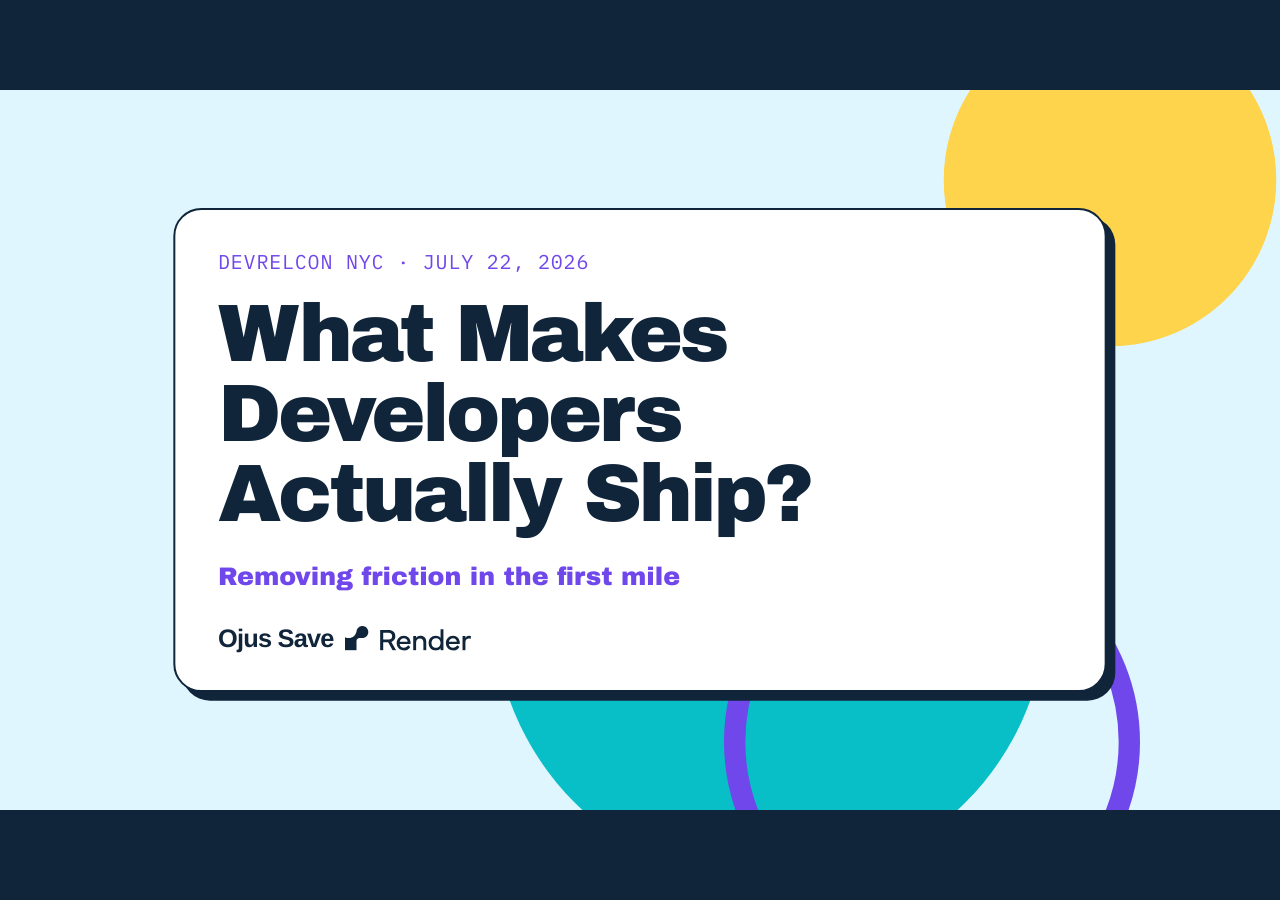
<file: index.html>
<!doctype html>
<html lang="en">
  <head>
    <meta charset="utf-8">
    <meta name="viewport" content="width=device-width, initial-scale=1, viewport-fit=cover">
    <meta name="color-scheme" content="light">
    <title>DevRelCon NYC · Workshop</title>
    <link rel="icon" href="data:image/svg+xml,%3Csvg xmlns='http://www.w3.org/2000/svg' viewBox='0 0 64 64'%3E%3Crect width='64' height='64' rx='14' fill='%2310243a'/%3E%3Cpath d='M14 42 42 14l8 8-28 28h-8v-8Z' fill='%23ff704d'/%3E%3C/svg%3E">
    <link rel="preload" href="assets/render-logo.svg?v=2" as="image" type="image/svg+xml">
    <link rel="preload" href="assets/brand/render-logo-black.svg?v=1" as="image" type="image/svg+xml">
    <link rel="preload" href="assets/brand/render-logo-white.svg?v=1" as="image" type="image/svg+xml">
    <link rel="stylesheet" href="styles.css?v=10">
    <link rel="stylesheet" href="theme-bright.css?v=25">
    <script defer src="config.js?v=10"></script>
    <script defer src="qrcode.js"></script>
    <script defer src="deck.js?v=23"></script>
  </head>
  <body>
    <div class="viewport" id="viewport">
      <main class="stage" id="stage" aria-label="DevRelCon NYC workshop slides" aria-live="polite">
        <section class="slide slide--title" data-slide="1" aria-label="What Makes Developers Actually Ship?">
          <div class="title-stack">
            <p class="eyebrow">DEVRELCON NYC · JULY 22, 2026</p>
            <h1 aria-label="What Makes Developers Actually Ship?">
              <span class="title-line">What Makes</span>
              <span class="title-line">Developers</span>
              <span class="title-line">Actually Ship?</span>
            </h1>
            <p class="subhead">Removing friction in the first mile</p>
            <div class="byline-row">
              <p class="byline">Ojus Save</p>
              <img class="render-logo" src="assets/render-logo.svg?v=2" alt="Render">
            </div>
          </div>
        </section>

        <section class="slide slide--odyssey" data-slide="2" aria-label="Troy to Ithaca" hidden>
          <div class="scene-stack" aria-hidden="true">
            <img class="scene-image" src="assets/illustrations/bright/odyssey-departure.png" alt="">
          </div>
          <div class="statement">
            <h1>Troy to <span class="odyssey-accent">Ithaca.</span></h1>
            <p class="subhead"><span class="odyssey-stat">565</span> nautical miles.<br>One modern sailor's estimate.</p>
          </div>
        </section>

        <section class="slide slide--odyssey" data-slide="3" aria-label="Ten years" hidden>
          <div class="scene-stack" aria-hidden="true">
            <img class="scene-image" src="assets/illustrations/bright/odyssey-ten-years.png" alt="">
          </div>
          <div class="statement">
            <h1>It took Odysseus <span class="odyssey-accent">ten years.</span></h1>
          </div>
        </section>

        <section class="slide slide--odyssey" data-slide="4" aria-label="What happened to the crew" hidden>
          <div class="scene-stack" aria-hidden="true">
            <img class="scene-image" data-art-fragment="1" src="assets/illustrations/bright/odyssey-cyclops.png" alt="">
            <img class="scene-image" data-art-fragment="2" src="assets/illustrations/bright/odyssey-circe.png" alt="">
            <img class="scene-image" data-art-fragment="3" src="assets/illustrations/bright/odyssey-roof.png" alt="">
          </div>
          <div class="fragment-stack fragment-stack--equal">
            <p class="fragment statement-line" data-fragment>Some of his men were <span class="odyssey-accent">eaten.</span></p>
            <p class="fragment statement-line" data-fragment>Some were turned into <span class="odyssey-accent">pigs.</span></p>
            <p class="fragment statement-line" data-fragment>One fell off a <span class="odyssey-accent">roof.</span></p>
          </div>
        </section>

        <section class="slide slide--odyssey" data-slide="5" aria-label="The Bag of Winds" hidden>
          <div class="scene-stack" aria-hidden="true">
            <img class="scene-image" data-art-fragment="1" src="assets/illustrations/bright/odyssey-ithaca-sight-v2.png" alt="">
            <img class="scene-image" data-art-fragment="2" src="assets/illustrations/bright/odyssey-wrong-bag.png" alt="">
          </div>
          <div class="fragment-stack">
            <p class="fragment statement-line" data-fragment>At one point, Ithaca was <span class="odyssey-accent">in sight.</span></p>
            <p class="fragment statement-line" data-fragment>Then the crew opened the <span class="odyssey-accent">Bag of Winds.</span></p>
          </div>
        </section>

        <section class="slide slide--odyssey" data-slide="6" aria-label="Only Odysseus reaches Ithaca from a fleet of 12 ships and roughly 600 people" hidden>
          <div class="scene-stack" aria-hidden="true">
            <img class="scene-image" data-art-fragment="1" src="assets/illustrations/bright/odyssey-fleet.png" alt="">
            <img class="scene-image" data-art-fragment="2" src="assets/illustrations/bright/odyssey-beggar.png" alt="">
          </div>
          <div class="fragment-stack">
            <p class="fragment statement-line" data-fragment>He left Troy with <span class="odyssey-accent">12 ships</span> and roughly <span class="odyssey-accent">600 people.</span></p>
            <p class="fragment statement-line" data-fragment>Only <span class="odyssey-accent">Odysseus</span> reached Ithaca. He arrived as a beggar.</p>
          </div>
        </section>

        <section class="slide slide--statement slide--moral" data-slide="7" aria-label="Developers arrive to build something" hidden>
          <div class="moral-copy">
            <p>Developers don't arrive to complete your onboarding.</p>
            <h1>They arrive to <span>build something.</span></h1>
          </div>
        </section>

        <section class="slide slide--exercise" data-slide="8" aria-label="Try the onboarding route" hidden>
          <div class="slide-heading">
            <h1>Try to reach the first usable result.</h1>
          </div>
          <p class="exercise-route"><strong>WORKSHOP EXERCISE</strong> The QR opens FakeGPT. Give it one small thing you want to build, then follow the prompts.</p>
          <div class="exercise-grid">
            <div class="exercise-qr">
              <div class="qr-frame qr-frame--primary" data-qr-frame="fakegpt" aria-live="off"></div>
              <p class="qr-caption is-empty" data-qr-caption="fakegpt" aria-hidden="true"></p>
            </div>
          </div>
        </section>

        <section class="slide slide--dashboard" data-slide="9" aria-label="Live dashboard" hidden>
          <div class="dashboard-placeholder asset-placeholder" data-dashboard-placeholder>
            <span>LIVE DASHBOARD EMBEDS HERE</span>
            <span>set CONFIG.dashboardUrl</span>
          </div>
        </section>

        <section class="slide slide--regroup" data-slide="10" aria-label="Stop the exercise" hidden>
          <div class="regroup-card">
            <p class="eyebrow">TIME</p>
            <h1>Stop where you are.</h1>
          </div>
        </section>

        <section class="slide slide--dashboard slide--results" data-slide="11" aria-label="Real-time room results" hidden>
          <div class="dashboard-placeholder asset-placeholder" data-results-placeholder>
            <span>RESULTS VIEW IS NOT CONNECTED</span>
            <span>Stage navigation skips this slide until the event results URL is added</span>
          </div>
        </section>

        <section class="slide slide--scope slide--unified" data-slide="12" aria-label="What the exercise recorded" hidden>
          <div class="story-surface">
            <div class="surface-heading">
              <p class="source-label">TRACKER SCOPE</p>
              <h1>This is what the tracker recorded.</h1>
            </div>
            <div class="scope-grid">
              <div class="scope-card scope-card--yes">
                <h2>Recorded</h2>
                <ul>
                  <li>Named step and timestamp</li>
                  <li>Retry and bounded machine error</li>
                  <li>Terminal completion</li>
                </ul>
              </div>
              <div class="scope-card scope-card--no">
                <h2>Not recorded</h2>
                <ul>
                  <li>Fake account or card values</li>
                  <li>Form contents or page text</li>
                </ul>
              </div>
            </div>
          </div>
        </section>

        <section class="slide slide--study slide--unified" data-slide="13" aria-label="Research across 224 developer platforms" hidden>
          <div class="story-surface study-surface">
            <div class="surface-heading">
              <p class="source-label">MY RESEARCH · DEVELOPER JOURNEY ATLAS</p>
              <h1>I examined <span data-stat="atlasPlatforms"></span> developer platforms.</h1>
            </div>
            <div class="study-grid">
              <div class="study-hero">
                <p class="study-number" data-stat="atlasPlatforms"></p>
                <p>one selected developer goal and one official documented route per platform</p>
              </div>
              <div class="study-support">
                <article><strong data-stat="atlasSteps"></strong><span>documented steps indexed in Atlas</span></article>
                <article><strong data-stat="atlasSources"></strong><span>official sources inspected</span></article>
              </div>
            </div>
            <p class="method-boundary">One record covers one selected route, not the whole company journey. This is documentation research, not observed developer behavior.</p>
          </div>
        </section>

        <section class="slide slide--composition slide--unified" data-slide="14" aria-label="First-success clarity across 224 documented routes" hidden>
          <div class="story-surface composition-surface">
            <div class="surface-heading">
              <p class="source-label">WHAT I FOUND · FIRST-SUCCESS CLARITY</p>
              <h1>Only <span data-stat="namedMilestoneRate"></span> explicitly named first success.</h1>
            </div>
            <div class="composition-hero">
              <p><strong data-stat="namedMilestoneRate"></strong><span>explicitly named the first-success milestone</span></p>
              <p><strong data-stat="demonstratedTerminalRate"></strong><span>showed a terminal result without naming the milestone</span></p>
            </div>
            <p class="method-boundary">A demonstrated endpoint is not the same as a clearly named milestone. This finding describes documentation, not completion behavior.</p>
          </div>
        </section>

        <section class="slide slide--success-research slide--unified" data-slide="15" aria-label="Documented route conditions across 224 platforms" hidden>
          <div class="story-surface success-research-surface">
            <div class="surface-heading">
              <p class="source-label">WHAT I FOUND · ROUTE CONDITIONS</p>
              <h1>I documented <span data-stat="totalGates"></span> gates. The median route had <span data-stat="medianGates"></span>.</h1>
            </div>
            <div class="success-research-grid">
              <article><strong data-stat="credentialRouteRate"></strong><p>included at least one credential requirement</p></article>
              <article><strong data-stat="choiceRouteRate"></strong><p>included at least one documented choice</p></article>
              <article><strong data-stat="waitRouteRate"></strong><p>included at least one documented wait</p></article>
            </div>
            <p class="method-boundary">A gate is a documented requirement or transition. These counts overlap and do not prove difficulty, drop-off, or cause.</p>
          </div>
        </section>

        <section class="slide slide--hypotheses slide--unified" data-slide="16" aria-label="Plausible blocker hypothesis inventory" hidden>
          <div class="story-surface hypothesis-surface">
            <div class="surface-heading">
              <p class="source-label">A SEPARATE DATASET · POSSIBLE EXPLANATIONS</p>
              <h1>I cataloged <span data-stat="blockerHypotheses"></span> possible blockers. None is a diagnosis.</h1>
            </div>
            <div class="hypothesis-layout">
              <div class="hypothesis-hero"><strong data-stat="blockerHypotheses"></strong><span>plausible blocker hypotheses</span></div>
              <div class="hypothesis-breakdown">
                <p><strong data-stat="universalHypotheses"></strong><span>universal</span></p>
                <p><strong data-stat="platformHypotheses"></strong><span>platform-specific</span></p>
              </div>
            </div>
          </div>
        </section>

        <section class="slide slide--examples slide--unified" data-slide="17" aria-label="Representative blocker hypotheses" hidden>
          <div class="story-surface example-surface">
            <div class="surface-heading">
              <p class="source-label">EIGHT EXAMPLES FROM THE CATALOG</p>
              <h1>These are hypotheses I would test, not assume.</h1>
            </div>
            <div class="example-grid">
              <article><h2>Account<br>and identity</h2><p>Work email required<br><br>Verification delayed, filtered, or expired</p></article>
              <article><h2>Billing<br>and access</h2><p>Card before evaluation<br><br>Cannot create the required key, certificate, service account, or OAuth app</p></article>
              <article><h2>Setup<br>and recovery</h2><p>Prerequisites appear too late<br><br>No reset, undo, rollback, or clean restart</p></article>
              <article><h2>Errors<br>and waits</h2><p>Generic error<br><br>Provisioning, build, deploy, indexing, or model loading takes longer than expected</p></article>
            </div>
          </div>
        </section>

        <section class="slide slide--atlas slide--unified" data-slide="18" aria-label="Move from diagnosis to action with the First-Mile Atlas" hidden>
          <div class="story-surface resource-layout">
            <div class="resource-copy">
              <p class="eyebrow">DEVELOPER JOURNEY ATLAS · OPEN SOURCE</p>
              <h1>I built Atlas for peers improving developer platforms.</h1>
              <ol>
                <li>Find your platform or browse a peer cohort.</li>
                <li>Inspect prerequisites, actions, gates, and the first-success boundary.</li>
                <li>Correct or contribute what is missing through a pull request.</li>
              </ol>
            </div>
            <div class="resource-qr">
              <div class="qr-frame qr-frame--takeaway" data-qr-frame="comparison" data-qr-size="336" aria-live="off"></div>
              <p class="qr-caption is-empty" data-qr-caption="comparison" aria-hidden="true"></p>
            </div>
          </div>
        </section>

        <section class="slide slide--dashboard slide--atlas-demo" data-slide="19" aria-label="Live Developer Journey Atlas demo" hidden>
          <div class="dashboard-placeholder asset-placeholder" data-atlas-placeholder>
            <span>LIVE ATLAS EMBEDS HERE</span>
            <span>set CONFIG.atlasUrl</span>
          </div>
        </section>

        <section class="slide slide--calibrate-product slide--unified" data-slide="20" aria-label="Calibrate introduction" hidden>
          <div class="story-surface calibrate-intro-surface">
            <div class="surface-heading">
              <p class="eyebrow">FROM DOCUMENTED ROUTE TO OBSERVABLE POSITIONS</p>
              <h1>Atlas maps the route. Calibrate observes positions in yours.</h1>
            </div>
            <div class="evidence-handoff">
              <article><p class="card-number">01</p><h2>Atlas</h2><p>Provides a documented route hypothesis.</p></article>
              <article><p class="card-number">02</p><h2>Calibrate</h2><p>Records named positions and bounded route events.</p></article>
              <article><p class="card-number">03</p><h2>Human debrief</h2><p>Supplies what the developer expected and tried.</p></article>
            </div>
          </div>
        </section>

        <section class="slide slide--calibrate-setup slide--unified" data-slide="21" aria-label="Install Calibrate in one onboarding route" hidden>
          <div class="story-surface calibrate-setup-surface">
            <div class="surface-heading">
              <h1>Add Calibrate to one route.</h1>
            </div>
            <div class="calibrate-setup-layout">
              <div class="calibrate-commands">
                <article><span>1</span><pre><code>npm install usecalibrate@0.1.3</code></pre></article>
                <article><span>2</span><pre><code>npx usecalibrate plan --dir . \
  --route /signup=account \
  --route /welcome=success:shipped \
  --out calibrate.plan.json</code></pre></article>
                <article><span>3</span><pre><code>npx usecalibrate apply \
  --plan calibrate.plan.json --yes
npx usecalibrate verify --dir . --json</code></pre></article>
              </div>
              <div class="calibrate-setup-qr">
                <div class="qr-frame qr-frame--takeaway" data-qr-frame="firstmile" data-qr-size="360" aria-live="off"></div>
                <p class="qr-caption is-empty" data-qr-caption="firstmile" data-qr-display="github.com/ojusave/usecalibrate" aria-hidden="true"></p>
              </div>
            </div>
          </div>
        </section>

        <section class="slide slide--calibrate-contract slide--unified" data-slide="22" aria-label="Calibrate data and privacy contract" hidden>
          <div class="story-surface calibrate-contract-surface">
            <div class="surface-heading">
              <h1>Position tells you where to ask. It does not tell you why.</h1>
            </div>
            <div class="calibrate-boundaries">
              <section>
                <p class="source-label">RECORDS</p>
                <ul>
                  <li>Named route positions and forward or backward movement</li>
                  <li>Completion, elapsed time, and bounded machine errors</li>
                  <li>Configured copy or paste outcomes and explicit shipped event</li>
                </ul>
              </section>
              <section>
                <p class="source-label">NEVER READS</p>
                <ul>
                  <li>Form or textarea values and clipboard contents</li>
                  <li>DOM text, labels, or placeholders</li>
                  <li>Full URLs, query strings, or hashes</li>
                </ul>
              </section>
            </div>
          </div>
        </section>

        <section class="slide slide--field-study slide--unified" data-slide="23" aria-label="Ten-user onboarding investigation" hidden>
          <div class="story-surface field-study-surface">
            <div class="surface-heading">
              <p class="eyebrow">TAKE-HOME EXERCISE</p>
              <h1>Run ten intended users through one route.</h1>
            </div>
            <ol class="field-study-steps"><li><span>1</span>Choose one intent and first useful result.</li><li><span>2</span>Recruit intended evaluators, including people new to the route.</li><li><span>3</span>Give them the outcome, not step-by-step instructions.</li><li><span>4</span>Use Calibrate to see where activity changed. Then ask what they expected.</li><li><span>5</span>Bring the owner one question, one piece of evidence, and one next check.</li></ol>
          </div>
        </section>

        <section class="slide slide--credits slide--unified" data-slide="24" aria-label="Request the DevRelCon Render credit code" hidden>
          <div class="story-surface credit-surface">
            <div class="credit-copy">
              <p class="eyebrow">OPTIONAL WORKSHOP RESOURCE</p>
              <h1>Need somewhere to<br>host the replica?</h1>
              <ol class="credit-steps">
                <li><span>1</span>Scan the QR code.</li>
                <li><span>2</span>Continue with GitHub.</li>
                <li><span>3</span>Copy the code and redeem it from Render Billing.</li>
              </ol>
            </div>
            <div class="resource-qr credit-qr">
              <div class="qr-frame qr-frame--takeaway" data-qr-frame="credits" data-qr-size="400" aria-live="off"></div>
              <p class="qr-caption is-empty" data-qr-caption="credits" aria-hidden="true"></p>
            </div>
          </div>
        </section>

        <section class="slide slide--closing slide--unified" data-slide="25" aria-label="Contact Ojus" hidden>
          <div class="story-surface closing-surface">
            <div class="surface-heading closing-heading"><h1>Thank you.</h1></div>
            <div class="closing-links closing-links--single">
              <article><h2>Connect with me</h2><div class="qr-frame qr-frame--takeaway" data-qr-frame="contact" data-qr-size="300" aria-live="off"></div><p class="qr-caption is-empty" data-qr-caption="contact" data-qr-display="x.com/ojusave" aria-hidden="true"></p></article>
            </div>
            <p class="contact" data-contact></p>
          </div>
        </section>

        <section class="slide slide--closing slide--closing-hiring slide--unified" data-slide="26" aria-label="View Render careers" hidden>
          <div class="story-surface closing-surface">
            <div class="surface-heading closing-heading"><h1>Render is hiring.</h1></div>
            <div class="closing-links closing-links--single">
              <article><h2>Build the platform developers depend on.</h2><div class="qr-frame qr-frame--takeaway" data-qr-frame="careers" data-qr-size="300" aria-live="off"></div><p class="qr-caption is-empty" data-qr-caption="careers" data-qr-display="render.com/careers" aria-hidden="true"></p></article>
            </div>
            <p class="contact" data-contact></p>
          </div>
        </section>
      </main>
    </div>

    <div class="blackout" id="blackout" aria-hidden="true" hidden></div>
  </body>
</html>
</file>
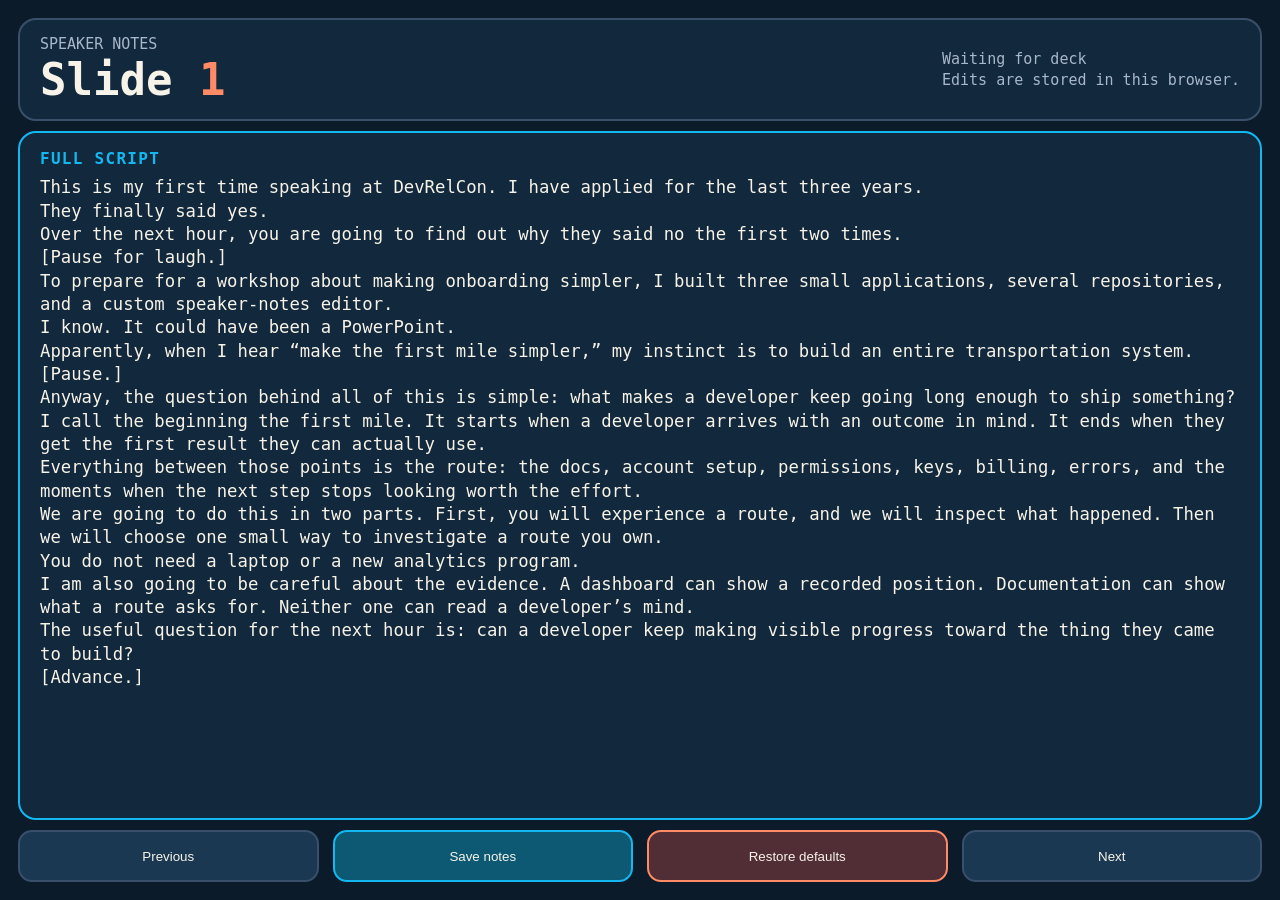
<file: speaker-notes.html>
<!doctype html>
<html lang="en">
  <head>
    <meta charset="utf-8">
    <meta name="viewport" content="width=device-width, initial-scale=1">
    <meta name="color-scheme" content="dark">
    <title>DevRelCon speaker notes</title>
    <style>
      :root {
        color-scheme: dark;
        font-family: ui-monospace, SFMono-Regular, Menlo, Consolas, monospace;
        --ink: #0b1b2a;
        --panel: #12283c;
        --line: #38506a;
        --text: #f7f3e8;
        --muted: #a9b7ca;
        --signal: #ff8a66;
        --sky: #14b8f1;
      }

      * { box-sizing: border-box; }

      body {
        margin: 0;
        min-height: 100vh;
        background: var(--ink);
        color: var(--text);
      }

      main {
        display: grid;
        grid-template-columns: minmax(0, 1fr);
        grid-template-rows: auto minmax(0, 1fr) auto;
        gap: 10px;
        width: min(1500px, 100%);
        height: 100vh;
        margin: 0 auto;
        padding: 18px;
        overflow: hidden;
      }

      header,
      section {
        border: 2px solid var(--line);
        border-radius: 18px;
        background: var(--panel);
      }

      header {
        display: flex;
        align-items: center;
        justify-content: space-between;
        gap: 20px;
        padding: 14px 20px;
        grid-column: 1 / -1;
      }

      h1,
      h2,
      p { margin: 0; }

      h1 { font-size: clamp(28px, 5vw, 44px); }
      h2 { color: var(--sky); font-size: 16px; letter-spacing: .08em; text-transform: uppercase; }
      p { font-size: clamp(18px, 2vw, 23px); line-height: 1.35; }

      .status { color: var(--muted); font-size: 15px; }
      .slide-number { color: var(--signal); }

      section {
        display: grid;
        align-content: start;
        gap: 8px;
        padding: 16px 20px;
        min-height: 0;
      }

      .script {
        grid-column: 1;
        grid-row: 2;
        grid-template-rows: auto minmax(0, 1fr);
        align-content: stretch;
        border-color: var(--sky);
      }

      .metadata {
        display: none;
      }

      .metadata section { padding: 12px 14px; }
      .timing,
      .evidence { border-color: var(--signal); }
      .room-cue,
      .sources { border-color: var(--sky); }

      textarea {
        width: 100%;
        min-height: 0;
        resize: none;
        border: 0;
        padding: 0;
        overflow-y: auto;
        scrollbar-color: var(--sky) transparent;
        scrollbar-width: thin;
        color: var(--text);
        background: transparent;
        font: inherit;
        line-height: 1.35;
      }

      textarea::-webkit-scrollbar { width: 8px; }
      textarea::-webkit-scrollbar-track { background: transparent; }
      textarea::-webkit-scrollbar-thumb {
        border-radius: 999px;
        background: var(--sky);
      }

      textarea:focus-visible {
        outline: 3px solid var(--sky);
        outline-offset: 4px;
      }

      .metadata textarea { height: 54px; }
      .sources textarea { height: 92px; }
      .script textarea { height: auto; font-size: clamp(16px, 1.35vw, 21px); }

      nav {
        display: grid;
        grid-column: 1 / -1;
        grid-row: 3;
        grid-template-columns: 1fr 1fr 1fr 1fr;
        gap: 14px;
      }

      button {
        min-height: 52px;
        border: 2px solid var(--line);
        border-radius: 14px;
        color: var(--text);
        background: #1b3853;
        font: 700 18px inherit;
        cursor: pointer;
      }

      button:focus-visible { outline: 4px solid var(--sky); outline-offset: 3px; }
      .save { border-color: var(--sky); background: #0d5873; }
      .reset { border-color: var(--signal); background: #512d35; }

      @media (max-width: 900px) {
        main {
          grid-template-columns: 1fr;
          grid-template-rows: auto minmax(340px, 1fr) auto auto;
          height: auto;
          min-height: 100vh;
          overflow: visible;
        }

        header { grid-column: 1; grid-row: 1; }
        .script { grid-column: 1; grid-row: 2; min-height: 340px; }
        nav { grid-column: 1; grid-row: 3; }

        .metadata textarea { height: 82px; }

        nav { grid-template-columns: 1fr 1fr; }
      }
    </style>
    <script defer src="config.js?v=10"></script>
    <script defer src="speaker-notes.js?v=12"></script>
    <script defer src="speaker-notes-view.js?v=11"></script>
  </head>
  <body>
    <main>
      <header>
        <div>
          <p class="status">SPEAKER NOTES</p>
          <h1>Slide <span class="slide-number" data-note-slide>1</span></h1>
        </div>
        <div>
          <p class="status" data-note-status role="status" aria-live="polite">Waiting for deck</p>
          <p class="status">Edits are stored in this browser.</p>
        </div>
      </header>
      <section class="script">
        <h2 id="script-label">Full script</h2>
        <textarea data-note-script aria-labelledby="script-label" spellcheck="true"></textarea>
      </section>
      <aside class="metadata" aria-label="Delivery notes">
        <section class="purpose">
          <h2 id="purpose-label">Purpose</h2>
          <textarea data-note-purpose aria-labelledby="purpose-label" spellcheck="true"></textarea>
        </section>
        <section class="room-cue">
          <h2 id="room-cue-label">Room cue</h2>
          <textarea data-note-room-cue aria-labelledby="room-cue-label" spellcheck="true"></textarea>
        </section>
        <section class="timing">
          <h2 id="timing-label">Timing</h2>
          <textarea data-note-timing aria-labelledby="timing-label" spellcheck="true"></textarea>
        </section>
        <section class="fallback">
          <h2 id="fallback-label">Fallback</h2>
          <textarea data-note-fallback aria-labelledby="fallback-label" spellcheck="true"></textarea>
        </section>
        <section class="evidence">
          <h2 id="evidence-label">Evidence boundary</h2>
          <textarea data-note-evidence-boundary aria-labelledby="evidence-label" spellcheck="true"></textarea>
        </section>
        <section class="sources">
          <h2 id="sources-label">Sources</h2>
          <textarea data-note-sources aria-labelledby="sources-label" spellcheck="true"></textarea>
        </section>
      </aside>
      <nav aria-label="Slide controls">
        <button type="button" data-note-previous>Previous</button>
        <button class="save" type="button" data-note-save>Save notes</button>
        <button class="reset" type="button" data-note-reset>Restore defaults</button>
        <button type="button" data-note-next>Next</button>
      </nav>
    </main>
  </body>
</html>
</file>
<file: styles.css>
@font-face {
  font-family: "Archivo Black";
  src: url("[data-uri]") format("woff2");
  font-style: normal;
  font-weight: 400;
  font-display: block;
}

@font-face {
  font-family: "IBM Plex Mono";
  src: url("[data-uri]") format("woff2");
  font-style: normal;
  font-weight: 400;
  font-display: block;
}

:root {
  --ink: #0b1b2a;
  --deep: #12283c;
  --bone: #f2ebdd;
  --bronze: #c89b5a;
  --aegean: #4fa3a5;
  --signal: #e4593b;
  --font-display: "Archivo Black", "Arial Black", sans-serif;
  --font-mono: "IBM Plex Mono", monospace;
  --stage-width: 1920px;
  --stage-height: 1080px;
  --stage-scale: 1;
  --stage-left: 0px;
  --stage-top: 0px;
  --headline-size: 132px;
  --subhead-size: 48px;
  --utility-size: 30px;
  --fragment-duration: 180ms;
}

* {
  box-sizing: border-box;
}

html,
body {
  width: 100%;
  height: 100%;
  margin: 0;
  overflow: hidden;
  background: #05080b;
}

body {
  color: var(--bone);
  font-family: var(--font-display);
  -webkit-font-smoothing: antialiased;
  text-rendering: geometricPrecision;
  user-select: none;
}

.viewport {
  position: relative;
  width: 100vw;
  height: 100dvh;
  overflow: hidden;
}

.stage {
  position: absolute;
  top: var(--stage-top);
  left: var(--stage-left);
  width: var(--stage-width);
  height: var(--stage-height);
  overflow: hidden;
  background: var(--ink);
  transform: scale(var(--stage-scale));
  transform-origin: top left;
}

.slide {
  position: absolute;
  inset: 0;
  display: grid;
  width: 100%;
  height: 100%;
  padding: 96px 128px;
  overflow: hidden;
  background: var(--ink);
}

.slide[hidden] {
  display: none;
}

h1,
p {
  margin: 0;
}

h1 {
  max-width: 1664px;
  font-size: var(--headline-size);
  font-weight: 400;
  letter-spacing: -0.045em;
  line-height: 0.96;
}

.eyebrow,
.byline,
.qr-caption,
.asset-placeholder,
.assurance,
.takeaway-kicker,
.takeaway-aside,
.contact,
.holding-timer {
  font-family: var(--font-mono);
  font-weight: 400;
}

.eyebrow {
  color: var(--bronze);
  font-size: var(--utility-size);
  letter-spacing: 0.04em;
}

.subhead {
  font-size: var(--subhead-size);
  line-height: 1.2;
}

.slide--title {
  align-items: center;
}

.title-stack {
  display: grid;
  gap: 30px;
  width: 100%;
}

.title-stack h1 {
  max-width: 1440px;
}

.byline-row {
  display: flex;
  align-items: center;
  gap: 28px;
  margin-top: 22px;
}

.byline {
  color: var(--bone);
  font-size: var(--utility-size);
  letter-spacing: 0.04em;
}

.render-logo {
  width: 220px;
  height: 72px;
  object-fit: contain;
}

.slide--odyssey {
  position: relative;
  display: block;
  padding: 0;
  isolation: isolate;
  background: var(--ink);
}

.slide--odyssey::before {
  position: absolute;
  top: 118px;
  right: 78px;
  width: 790px;
  height: 790px;
  border: 1px solid rgb(79 163 165 / 28%);
  border-radius: 50%;
  background: rgb(18 40 60 / 72%);
  box-shadow:
    0 0 0 42px rgb(79 163 165 / 5%),
    0 0 0 96px rgb(79 163 165 / 3%);
  content: "";
  z-index: 0;
}

.slide--odyssey::after {
  position: absolute;
  top: 76px;
  left: 128px;
  color: var(--bronze);
  content: attr(data-scene);
  font-family: var(--font-mono);
  font-size: 26px;
  font-weight: 400;
  letter-spacing: 0.12em;
  z-index: 5;
}

.slide--odyssey > .statement,
.slide--odyssey > .fragment-stack {
  position: absolute;
  top: 148px;
  right: auto;
  bottom: 110px;
  left: 128px;
  display: grid;
  align-content: center;
  width: 840px;
  height: auto;
  padding: 0;
  z-index: 4;
}

.odyssey-art-layer {
  position: absolute;
  top: 130px;
  right: 74px;
  bottom: auto;
  left: auto;
  display: block;
  width: 820px;
  height: 800px;
  z-index: 2;
  overflow: visible;
  pointer-events: none;
}

.odyssey-art {
  position: absolute;
  width: 560px;
  height: 560px;
  object-fit: contain;
  filter: drop-shadow(0 28px 36px rgb(3 10 17 / 42%));
}

[data-slide="2"] .odyssey-art:first-child {
  bottom: 38px;
  left: -24px;
  width: 520px;
  height: 520px;
  transform: rotate(-3deg);
}

[data-slide="2"] .odyssey-art:last-child {
  top: 40px;
  right: -18px;
  width: 410px;
  height: 410px;
}

[data-slide="3"] .odyssey-art {
  right: 90px;
  bottom: 42px;
  width: 600px;
  height: 600px;
  transform: rotate(2deg);
}

[data-slide="4"] .odyssey-art {
  top: 88px;
  right: 76px;
  width: 610px;
  height: 610px;
}

[data-slide="5"] .odyssey-art:nth-child(1) {
  top: 90px;
  right: 52px;
  width: 590px;
  height: 590px;
}

[data-slide="5"] .odyssey-art:nth-child(2) {
  top: 258px;
  right: 38px;
  width: 330px;
  height: 330px;
  z-index: 2;
}

[data-slide="5"] .odyssey-art:nth-child(3) {
  top: 104px;
  right: 112px;
  width: 660px;
  height: 660px;
  z-index: 1;
}

[data-slide="6"] .odyssey-art {
  top: 66px;
  right: 104px;
  width: 610px;
  height: 610px;
}

.odyssey-art[data-art-fragment] {
  opacity: 0;
  transform: translateY(22px) scale(0.94);
  transition:
    opacity 260ms ease,
    transform 520ms cubic-bezier(0.2, 0.8, 0.2, 1);
}

.odyssey-art[data-art-fragment].is-current {
  opacity: 1;
  transform: translateY(0) scale(1);
}

.odyssey-art--winds.is-current {
  animation: odyssey-winds 900ms cubic-bezier(0.2, 0.8, 0.2, 1) both;
}

.slide--odyssey .fragment-stack {
  position: absolute;
}

.slide--odyssey .fragment-stack .fragment {
  grid-area: 1 / 1;
  transition: none;
}

.slide--odyssey .fragment.is-visible:not(.is-current) {
  opacity: 0;
}

@keyframes odyssey-winds {
  from {
    opacity: 0;
    transform: translateX(180px) scale(0.92);
  }
  to {
    opacity: 1;
    transform: translateX(0) scale(1);
  }
}

.statement {
  display: grid;
  gap: 42px;
}

.statement h1 {
  max-width: 840px;
  font-size: 132px;
  line-height: 0.93;
}

[data-slide="2"] .statement h1 {
  font-size: 148px;
}

[data-slide="3"] .statement h1 {
  font-size: 122px;
}

.slide--odyssey .subhead {
  max-width: 760px;
  font-family: var(--font-mono);
  font-size: 36px;
  font-weight: 400;
  letter-spacing: -0.02em;
  line-height: 1.4;
}

.odyssey-accent,
.odyssey-stat {
  color: var(--bronze);
}

.odyssey-accent {
  white-space: nowrap;
}

.odyssey-stat {
  font-size: 62px;
  letter-spacing: -0.06em;
  line-height: 1;
}

.fragment-stack {
  display: grid;
  align-content: center;
  gap: 42px;
}

.slide--odyssey .fragment-stack {
  align-self: auto;
  padding-bottom: 0;
}

.fragment-stack--equal {
  gap: 28px;
}

.statement-line {
  max-width: 840px;
  font-size: 96px;
  letter-spacing: -0.045em;
  line-height: 1.02;
}

.fragment-stack--equal .statement-line {
  font-size: 94px;
}

.statement-sub {
  max-width: 1500px;
  font-size: 52px;
  line-height: 1.2;
}

.slide--statement {
  align-items: center;
}

.slide--statement > h1 {
  font-size: 160px;
}

.fragment-stack--reveal {
  gap: 48px;
}

.fragment-stack--reveal .statement-line {
  font-size: 82px;
}

.assurance {
  color: var(--bronze);
  font-size: 36px;
  letter-spacing: 0.03em;
}

.slide--handoff {
  grid-template-rows: auto 560px 48px;
  align-content: center;
  justify-items: center;
  gap: 28px;
  text-align: center;
}

.slide--handoff h1 {
  font-size: 112px;
}

.qr-frame {
  display: grid;
  place-items: center;
  flex: none;
  overflow: hidden;
}

.qr-frame--primary {
  width: 560px;
  height: 560px;
  --qr-padding: 24px;
}

.qr-frame--holding {
  width: 300px;
  height: 300px;
  --qr-padding: 20px;
}

.qr-frame--takeaway {
  width: 384px;
  height: 384px;
  --qr-padding: 24px;
}

.qr-frame--closing {
  width: 196px;
  height: 196px;
  --qr-padding: 18px;
}

.qr-frame.is-ready {
  padding: var(--qr-padding);
  border-radius: 28px;
  background: #ffffff;
}

.qr-frame--closing.is-ready {
  border-radius: 18px;
}

.qr-frame canvas {
  display: block;
}

.qr-caption {
  height: 38px;
  min-height: 38px;
  max-width: 920px;
  overflow: hidden;
  color: var(--bone);
  font-size: 28px;
  letter-spacing: 0.02em;
  line-height: 1.35;
  text-align: center;
  text-overflow: ellipsis;
  white-space: nowrap;
}

.qr-caption--holding {
  width: 380px;
}

.qr-caption--closing {
  width: 300px;
}

.qr-caption.is-empty {
  visibility: hidden;
}

.asset-placeholder {
  display: grid;
  place-items: center;
  border: 2px dashed var(--bronze);
  color: var(--bronze);
  font-size: 28px;
  letter-spacing: 0.03em;
}

.qr-frame.asset-placeholder {
  padding: 30px;
  border-radius: 28px;
  text-align: center;
}

.slide--holding {
  align-items: center;
  justify-items: center;
  text-align: center;
}

.holding-message {
  display: grid;
  gap: 36px;
  justify-items: center;
}

.holding-message > p:first-child {
  max-width: 1200px;
  font-size: 64px;
  line-height: 1.2;
}

.holding-timer {
  font-size: 112px;
  font-variant-numeric: tabular-nums;
  letter-spacing: 0.04em;
}

.holding-qr {
  position: absolute;
  right: 96px;
  bottom: 72px;
  display: grid;
  gap: 16px;
  justify-items: center;
}

.slide--fake-ending .fake-ending-main {
  display: grid;
  gap: 30px;
}

.fake-ending-detail {
  margin-top: 16px;
  font-size: 36px;
  line-height: 1.25;
}

.slide--dashboard {
  padding: 0;
}

.dashboard-placeholder {
  grid-template-rows: auto auto;
  align-content: center;
  gap: 18px;
  width: 100%;
  height: 100%;
  text-align: center;
}

.dashboard-placeholder span:last-child {
  color: var(--bone);
}

.dashboard-frame {
  width: 100%;
  height: 100%;
  border: 0;
  background: var(--deep);
  pointer-events: none;
}

.atlas-frame {
  pointer-events: auto;
}

.atlas-frame:focus-visible {
  outline: 6px solid var(--signal);
  outline-offset: 4px;
}

.slide--research {
  align-items: center;
}

.research-content {
  display: grid;
  gap: 36px;
}

.research-content h1 {
  max-width: 1560px;
  font-size: 112px;
}

.slide--stats {
  align-items: center;
}

.stats-grid {
  display: grid;
  grid-template-columns: repeat(3, 1fr);
  gap: 48px;
  width: 100%;
}

.stat-block {
  display: grid;
  align-content: start;
  gap: 28px;
  min-height: 360px;
  padding: 56px 48px;
  border-top: 6px solid var(--bronze);
  background: var(--deep);
}

.stat-value {
  color: var(--bone);
  font-family: var(--font-mono);
  font-size: 96px;
  letter-spacing: -0.055em;
  line-height: 1;
}

.stat-label {
  font-family: var(--font-mono);
  font-size: 30px;
  line-height: 1.35;
}

.slide--takeaway {
  align-items: center;
}

.takeaway-layout {
  display: grid;
  grid-template-columns: minmax(0, 1fr) 480px;
  gap: 96px;
  align-items: center;
  width: 100%;
}

.takeaway-copy {
  display: grid;
  gap: 34px;
}

.takeaway-copy h1 {
  max-width: 1120px;
  font-size: 112px;
}

.takeaway-body {
  max-width: 1080px;
  font-size: 44px;
  line-height: 1.25;
}

.takeaway-kicker {
  color: var(--bronze);
  font-size: 30px;
  letter-spacing: 0.03em;
}

.takeaway-aside {
  color: var(--bone);
  font-size: 32px;
  line-height: 1.3;
}

.takeaway-copy--dense {
  gap: 24px;
}

.takeaway-copy--dense h1 {
  font-size: 90px;
}

.takeaway-copy--dense .takeaway-body {
  font-size: 38px;
}

.takeaway-qr {
  display: grid;
  gap: 22px;
  justify-items: center;
}

.slide--closing {
  grid-template-columns: minmax(0, 1fr) 960px;
  grid-template-rows: 1fr 108px;
  gap: 48px 72px;
  align-items: center;
}

.closing-copy {
  display: grid;
  gap: 30px;
}

.closing-copy h1 {
  font-size: 104px;
}

.contact {
  margin-top: 16px;
  color: var(--bronze);
  font-size: 30px;
  letter-spacing: 0.03em;
  line-height: 1.3;
}

.closing-qr-row {
  display: grid;
  grid-template-columns: repeat(3, 1fr);
  gap: 24px;
  justify-items: center;
}

.closing-qr {
  display: grid;
  gap: 14px;
  justify-items: center;
}

.closing-footer {
  grid-column: 1 / -1;
  display: flex;
  align-items: end;
  justify-content: space-between;
}

.closing-footer .render-logo {
  width: 180px;
  height: 64px;
}

.fragment {
  opacity: 0;
  transition: opacity var(--fragment-duration) linear;
}

.fragment.is-visible {
  opacity: 1;
}

.blackout {
  position: fixed;
  z-index: 1000;
  inset: 0;
  background: #000000;
  cursor: none;
}

.blackout[hidden] {
  display: none;
}

@media (prefers-reduced-motion: reduce) {
  :root {
    --fragment-duration: 0ms;
  }

  *,
  *::before,
  *::after {
    scroll-behavior: auto !important;
    transition-duration: 0ms !important;
    animation-duration: 0ms !important;
    animation-iteration-count: 1 !important;
  }

}
</file>
<file: theme-bright.css>
:root {
  --ink: #10243a;
  --deep: #eaf7ff;
  --bone: #10243a;
  --bronze: #ff704d;
  --aegean: #08bfc7;
  --signal: #7047eb;
  --sky: #14b8f1;
  --sun: #ffd44d;
  --lime: #9bd532;
  --paper: #ffffff;
  --lavender: #eee8ff;
  --soft-blue: #dff6ff;
  --soft-coral: #fff0e8;
  --soft-yellow: #fff7cc;
  --shadow: 0 24px 70px rgb(16 36 58 / 18%);
  --fragment-duration: 220ms;
}

html,
body {
  background: #10243a;
}

body {
  color: var(--ink);
}

.stage {
  background: var(--paper);
}

.slide {
  color: var(--ink);
  background: var(--paper);
}

.slide[hidden] {
  display: none !important;
}

.eyebrow {
  color: var(--signal);
}

.byline,
.qr-caption,
.takeaway-aside,
.dashboard-placeholder span:last-child {
  color: var(--ink);
}

.render-logo {
  filter: none;
}

.slide-brand {
  position: absolute;
  right: 0;
  bottom: 0;
  z-index: 30;
  width: 218px;
  height: 90px;
  object-fit: contain;
  pointer-events: none;
  user-select: none;
}

.slide--odyssey .slide-brand {
  filter: drop-shadow(0 2px 2px rgb(16 36 58 / 72%));
}

.slide--title {
  isolation: isolate;
  background: var(--soft-blue);
}

.slide--title::before,
.slide--title::after {
  position: absolute;
  content: "";
  pointer-events: none;
  z-index: -1;
}

.slide--title::before {
  top: -210px;
  right: -90px;
  width: 690px;
  height: 690px;
  border-radius: 50%;
  background: radial-gradient(circle 250px at center, var(--sun) 99.5%, transparent 100%);
  box-shadow: -510px 640px 0 70px var(--aegean);
}

.slide--title::after {
  right: 210px;
  bottom: -210px;
  width: 560px;
  height: 560px;
  border: 32px solid var(--signal);
  border-radius: 50%;
}

.slide--title .title-stack {
  width: 1400px;
  padding: 58px 64px;
  justify-self: center;
  border: 3px solid var(--ink);
  border-radius: 42px;
  background: var(--paper);
  box-shadow: 13px 13px 0 var(--ink);
}

.slide--title h1 {
  font-size: 122px;
  letter-spacing: -0.04em;
  line-height: 0.98;
}

.slide--title .title-line {
  display: block;
  white-space: nowrap;
}

.slide--title .subhead {
  margin-top: 12px;
  color: var(--signal);
  font-size: 38px;
  font-weight: 300;
}

.slide--title .byline-row {
  gap: 16px;
  margin-top: 20px;
}

.slide--title .byline {
  font-family: Arial, Helvetica, sans-serif;
  font-size: 38px;
  font-weight: 700;
  letter-spacing: -0.03em;
  line-height: 1;
}

.slide--title .render-logo {
  width: 190px;
  height: 38px;
}

.slide--odyssey {
  position: relative;
  display: block;
  padding: 0;
  isolation: isolate;
  background: var(--sky);
}

.slide--odyssey::before {
  display: none;
}

.slide--odyssey::after {
  display: none;
}

.scene-stack,
.scene-image,
.slide-scene {
  position: absolute;
  inset: 0;
  width: 100%;
  height: 100%;
}

.scene-stack {
  z-index: 0;
  overflow: hidden;
}

.scene-image,
.slide-scene {
  object-fit: cover;
  object-position: center;
}

.scene-image {
  opacity: 1;
}

.scene-image[data-art-fragment] {
  opacity: 0;
  transform: scale(1.025);
  transition:
    opacity 240ms ease,
    transform 560ms cubic-bezier(0.2, 0.8, 0.2, 1);
}

.scene-image[data-art-fragment].is-current {
  opacity: 1;
  transform: scale(1);
}

.slide--odyssey > .statement,
.slide--odyssey > .fragment-stack {
  position: absolute;
  top: 155px;
  right: auto;
  bottom: auto;
  left: 70px;
  display: grid;
  align-content: center;
  width: 790px;
  min-height: 650px;
  padding: 52px 56px;
  border: 4px solid var(--ink);
  border-radius: 38px;
  color: var(--ink);
  background: rgb(255 255 255 / 94%);
  box-shadow: 14px 14px 0 var(--ink);
  z-index: 4;
}

.slide--odyssey .statement {
  gap: 34px;
}

.slide--odyssey .statement h1,
.slide--odyssey .statement-line {
  max-width: 680px;
}

.slide--odyssey .statement h1 {
  font-size: 112px;
  line-height: 0.94;
}

[data-slide="2"] .statement h1 {
  font-size: 126px;
}

[data-slide="3"] .statement h1 {
  font-size: 105px;
}

.slide--odyssey .subhead {
  max-width: 650px;
  color: var(--ink);
  font-size: 33px;
  line-height: 1.35;
}

.odyssey-accent,
.odyssey-stat {
  color: var(--signal);
}

.odyssey-accent {
  white-space: normal;
}

.odyssey-stat {
  font-size: 62px;
}

.slide--odyssey .fragment-stack {
  gap: 0;
}

[data-slide="5"] .fragment-stack {
  left: 20px;
  width: 600px;
}

.slide--odyssey .fragment-stack .fragment {
  grid-area: 1 / 1;
  transition: none;
}

.slide--odyssey .fragment.is-visible:not(.is-current) {
  opacity: 0;
}

.slide--odyssey .statement-line {
  font-size: 78px;
  line-height: 1.02;
}

[data-slide="6"] .statement-line {
  font-size: 69px;
}

.slide--moral {
  position: relative;
  overflow: hidden;
  padding: 150px;
  isolation: isolate;
  color: var(--ink);
  background: var(--sun);
}

.slide--moral::before,
.slide--moral::after {
  position: absolute;
  border-radius: 50%;
  content: "";
  z-index: -1;
}

.slide--moral::before {
  top: -260px;
  right: -180px;
  width: 720px;
  height: 720px;
  background: var(--signal);
}

.slide--moral::after {
  bottom: -500px;
  left: -240px;
  width: 760px;
  height: 760px;
  background: var(--aegean);
}

.moral-copy {
  display: grid;
  gap: 38px;
  width: min(100%, 1540px);
  z-index: 1;
}

.moral-copy p {
  max-width: 1200px;
  font-size: 64px;
  font-weight: 800;
  letter-spacing: -0.035em;
  line-height: 1.05;
}

.moral-copy h1 {
  max-width: 1500px;
  font-size: 142px;
  letter-spacing: -0.06em;
  line-height: 0.94;
}

.moral-copy h1 span {
  color: var(--signal);
}

.slide-scene {
  z-index: 0;
}

.slide--handoff {
  isolation: isolate;
  background: var(--sun);
}

.slide--handoff::before,
.slide--handoff::after {
  position: absolute;
  border: 28px solid var(--signal);
  border-radius: 50%;
  content: "";
  z-index: -1;
}

.slide--handoff::before {
  top: -170px;
  left: -160px;
  width: 520px;
  height: 520px;
}

.slide--handoff::after {
  right: -130px;
  bottom: -190px;
  width: 600px;
  height: 600px;
  border-color: var(--aegean);
}

.slide--handoff h1 {
  color: var(--ink);
}

.qr-frame.is-ready {
  border: 4px solid var(--ink);
  background: #ffffff;
  box-shadow: 10px 10px 0 var(--ink);
}

.qr-frame--closing.is-ready {
  box-shadow: 6px 6px 0 var(--ink);
}

.asset-placeholder {
  border-color: var(--signal);
  color: var(--signal);
}

.slide--holding {
  position: relative;
  display: block;
  padding: 0;
  isolation: isolate;
  text-align: left;
  background: var(--sky);
}

.slide--holding .holding-message {
  position: absolute;
  top: 150px;
  left: 70px;
  display: grid;
  gap: 24px;
  justify-items: start;
  width: 760px;
  padding: 48px 52px;
  border: 4px solid var(--ink);
  border-radius: 36px;
  background: rgb(255 255 255 / 94%);
  box-shadow: 14px 14px 0 var(--ink);
  z-index: 2;
}

.holding-message > p:first-child {
  max-width: 650px;
  font-size: 56px;
}

.holding-timer {
  color: var(--signal);
  font-size: 96px;
}

.slide--holding .holding-qr {
  right: auto;
  bottom: 60px;
  left: 280px;
  z-index: 2;
}

.slide--fake-ending {
  color: #ffffff;
  background: var(--signal);
}

.slide--fake-ending::before {
  background: var(--sun);
  box-shadow: -510px 640px 0 70px var(--aegean);
}

.slide--fake-ending .title-stack {
  border-color: #ffffff;
  color: #ffffff;
  background: rgb(112 71 235 / 94%);
  box-shadow: 18px 18px 0 #ffffff;
}

.slide--fake-ending .subhead,
.slide--fake-ending .fake-ending-detail {
  color: var(--sun);
}

.slide--denial {
  isolation: isolate;
  color: var(--signal);
  background: var(--sun);
}

.slide--denial::after {
  position: absolute;
  right: 120px;
  width: 470px;
  height: 470px;
  border: 44px solid var(--aegean);
  border-radius: 50%;
  content: "";
  z-index: -1;
}

.slide--signal-gap {
  grid-template-columns: minmax(0, 1fr) 610px;
  gap: 72px;
  align-items: center;
  padding: 110px 90px;
  background: var(--soft-coral);
}

.signal-gap-copy {
  display: grid;
  align-content: center;
  gap: 34px;
  min-height: 720px;
  padding: 64px 68px;
  border: 4px solid var(--ink);
  border-radius: 38px;
  background: #ffffff;
  box-shadow: 14px 14px 0 var(--ink);
}

.signal-gap-copy .fragment-stack {
  gap: 42px;
}

.signal-gap-copy .statement-sub {
  max-width: 920px;
  font-size: 66px;
  letter-spacing: -0.04em;
  line-height: 1.05;
}

.signal-gap-copy .signal-gap-punchline {
  color: var(--signal);
  font-size: 50px;
  line-height: 1.12;
}

.signal-gap-map {
  display: grid;
  grid-template-rows: auto 1fr auto;
  min-height: 720px;
  padding: 54px 58px;
  border: 4px solid var(--ink);
  border-radius: 38px;
  color: #ffffff;
  background: var(--ink);
  box-shadow: 14px 14px 0 var(--signal);
}

.signal-gap-label,
.signal-gap-step,
.signal-gap-cutoff {
  font-family: var(--font-mono);
  letter-spacing: 0.06em;
}

.signal-gap-label {
  color: var(--soft-blue);
  font-size: 28px;
}

.signal-gap-route {
  position: relative;
  display: grid;
  align-content: center;
  gap: 26px;
  padding: 30px 0;
}

.signal-gap-route::before {
  position: absolute;
  top: 78px;
  bottom: 78px;
  left: 39px;
  width: 8px;
  border-radius: 8px;
  background: var(--aegean);
  content: "";
}

.signal-gap-step {
  position: relative;
  display: grid;
  grid-template-columns: 82px 1fr;
  gap: 28px;
  align-items: center;
  font-size: 28px;
  z-index: 1;
}

.signal-gap-step span:first-child {
  display: grid;
  place-items: center;
  width: 82px;
  height: 82px;
  border: 4px solid #ffffff;
  border-radius: 50%;
  color: var(--ink);
  background: var(--sun);
  font-size: 24px;
  font-weight: 700;
}

.signal-gap-step:nth-child(2) span:first-child {
  background: #ff8a66;
}

.signal-gap-step:nth-child(3) span:first-child {
  background: #49d3cf;
}

.signal-gap-step:nth-child(4) span:first-child {
  background: var(--lavender);
}

.signal-gap-cutoff {
  display: grid;
  grid-template-columns: 82px 1fr;
  gap: 28px;
  align-items: center;
  color: #ff8a66;
  font-size: 30px;
}

.signal-gap-cutoff > span {
  width: 82px;
  height: 82px;
  border: 6px dashed #ff8a66;
  border-radius: 50%;
}

.signal-gap-cutoff strong {
  font: inherit;
}

.slide--reveal,
.slide--research,
.slide--closing {
  position: relative;
  display: block;
  padding: 0;
  isolation: isolate;
  background: var(--sky);
}

.slide--reveal .fragment-stack,
.research-content,
.closing-copy {
  position: absolute;
  top: 150px;
  left: 70px;
  width: 790px;
  padding: 52px 56px;
  border: 4px solid var(--ink);
  border-radius: 38px;
  color: var(--ink);
  background: rgb(255 255 255 / 94%);
  box-shadow: 14px 14px 0 var(--ink);
  z-index: 2;
}

.slide--reveal .fragment-stack {
  min-height: 740px;
  align-content: center;
  gap: 34px;
}

.slide--reveal .statement-line {
  max-width: 670px;
  font-size: 66px;
  line-height: 1.04;
}

.slide--reveal .assurance {
  color: var(--signal);
  font-size: 30px;
  line-height: 1.3;
}

.slide--dashboard {
  padding: 56px 56px 100px;
  background: var(--soft-blue);
}

.slide--atlas-demo {
  background: var(--soft-yellow);
}

.atlas-next {
  position: absolute;
  right: 262px;
  bottom: 20px;
  min-width: 146px;
  min-height: 58px;
  border: 3px solid var(--ink);
  border-radius: 999px;
  color: var(--paper);
  background: var(--ink);
  font-family: var(--font-mono);
  font-size: 24px;
  font-weight: 700;
  cursor: pointer;
  z-index: 4;
}

.atlas-next:hover,
.atlas-next:focus-visible {
  color: var(--ink);
  background: var(--sun);
  outline: 4px solid var(--signal);
  outline-offset: 3px;
}

.dashboard-placeholder {
  border: 5px solid var(--ink);
  border-radius: 42px;
  color: var(--signal);
  background: #ffffff;
  box-shadow: 14px 14px 0 var(--ink);
}

.dashboard-frame {
  border: 5px solid var(--ink);
  border-radius: 34px;
  background: #ffffff;
  box-shadow: 14px 14px 0 var(--ink);
}

.research-content {
  top: 155px;
  min-height: 700px;
  align-content: center;
  gap: 30px;
}

.research-content h1 {
  max-width: 675px;
  font-size: 78px;
  line-height: 1;
}

.research-content .subhead {
  color: var(--signal);
  font-size: 36px;
}

.slide--stats {
  background: var(--soft-yellow);
}

.stats-grid {
  gap: 36px;
}

.stat-block {
  min-height: 470px;
  padding: 60px 48px;
  border: 4px solid var(--ink);
  border-top: 4px solid var(--ink);
  border-radius: 34px;
  color: var(--ink);
  background: #ffffff;
  box-shadow: 12px 12px 0 var(--ink);
}

.stat-block:nth-child(1) {
  background: var(--sun);
}

.stat-block:nth-child(2) {
  background: #ff8a66;
}

.stat-block:nth-child(3) {
  background: #49d3cf;
}

.stat-value,
.stat-label {
  color: var(--ink);
}

[data-slide="21"] {
  color: #ffffff;
  background: var(--signal);
}

[data-slide="21"]::before {
  position: absolute;
  top: -180px;
  right: -140px;
  width: 720px;
  height: 720px;
  border-radius: 50%;
  background: var(--sun);
  content: "";
}

[data-slide="21"] .fragment-stack {
  position: relative;
  z-index: 1;
}

[data-slide="21"] .statement-line {
  color: #ffffff;
  font-size: 98px;
}

[data-slide="21"] .statement-sub {
  color: var(--sun);
}

.slide--takeaway {
  isolation: isolate;
}

[data-slide="20"] {
  background: var(--soft-blue);
}

[data-slide="22"] {
  background: var(--soft-yellow);
}

[data-slide="19"] {
  background: var(--lavender);
}

.slide--takeaway::before {
  position: absolute;
  top: -220px;
  right: -170px;
  width: 620px;
  height: 620px;
  border-radius: 50%;
  background: var(--aegean);
  content: "";
  z-index: -1;
}

[data-slide="22"]::before {
  background: var(--signal);
}

[data-slide="19"]::before {
  background: var(--sun);
}

.takeaway-layout {
  grid-template-columns: minmax(0, 1fr) 470px;
  gap: 72px;
}

.takeaway-copy {
  padding: 52px 58px;
  border: 4px solid var(--ink);
  border-radius: 38px;
  background: #ffffff;
  box-shadow: 14px 14px 0 var(--ink);
}

.takeaway-copy h1 {
  color: var(--signal);
  font-size: 102px;
}

.takeaway-body {
  color: var(--ink);
  font-size: 39px;
}

.takeaway-kicker {
  color: var(--signal);
}

.takeaway-copy--dense h1 {
  font-size: 76px;
}

.takeaway-copy--dense .takeaway-body {
  font-size: 34px;
}

.takeaway-copy--dense .takeaway-aside {
  color: var(--signal);
}

.takeaway-qr {
  padding: 32px 28px;
  border: 4px solid var(--ink);
  border-radius: 38px;
  background: rgb(255 255 255 / 94%);
  box-shadow: 14px 14px 0 var(--ink);
}

.slide--closing {
  background: var(--sky);
}

.closing-copy {
  top: 70px;
  width: 770px;
  padding: 38px 46px;
}

.closing-copy h1 {
  font-size: 82px;
}

.closing-copy .subhead {
  color: var(--signal);
  font-size: 38px;
}

.contact {
  color: var(--ink);
  font-size: 24px;
}

.closing-qr-row {
  position: absolute;
  bottom: 62px;
  left: 70px;
  display: grid;
  grid-template-columns: repeat(3, 206px);
  gap: 32px;
  width: 770px;
  padding: 26px 30px;
  border: 4px solid var(--ink);
  border-radius: 34px;
  justify-content: center;
  background: rgb(255 255 255 / 94%);
  box-shadow: 14px 14px 0 var(--ink);
  z-index: 2;
}

.closing-qr {
  gap: 10px;
}

.qr-caption--closing {
  width: 206px;
  font-size: 17px;
}

.closing-footer {
  position: absolute;
  top: 50px;
  right: 58px;
  z-index: 2;
}

.closing-footer .render-logo {
  width: 180px;
  height: 64px;
}

/* Keep long QR destinations inside their visual cards. */
.slide--holding .holding-qr {
  width: 300px;
}

.qr-caption--holding {
  width: 300px;
  height: auto;
  min-height: 48px;
  overflow: hidden;
  font-size: 20px;
  line-height: 1.2;
  overflow-wrap: anywhere;
  white-space: normal;
}

.takeaway-qr .qr-caption {
  width: 100%;
  max-width: 410px;
  height: auto;
  min-height: 52px;
  overflow: hidden;
  font-size: 18px;
  line-height: 1.25;
  overflow-wrap: anywhere;
  white-space: normal;
}

.qr-caption--closing {
  height: auto;
  min-height: 48px;
  overflow: hidden;
  font-size: 14px;
  line-height: 1.15;
  overflow-wrap: anywhere;
  white-space: normal;
}

@media (prefers-reduced-motion: reduce) {
  .scene-image[data-art-fragment] {
    transition: none;
  }
}

/* Phase 2 evidence workshop */
.slide-heading {
  display: grid;
  align-content: start;
  gap: 22px;
}

.slide-heading h1 {
  max-width: 1540px;
  font-size: 78px;
  line-height: 1;
}

.slide--exercise {
  grid-template-rows: auto auto 1fr;
  gap: 22px;
  padding: 70px 96px 100px;
  background: var(--sun);
}

.slide--exercise .slide-heading h1 {
  font-size: 76px;
}

.exercise-route {
  padding: 16px 22px;
  border: 4px solid var(--ink);
  border-radius: 18px;
  font-family: var(--font-mono);
  font-size: 22px;
  line-height: 1.3;
  background: var(--soft-coral);
}

.exercise-route strong {
  color: var(--signal);
}

.exercise-grid {
  display: grid;
  grid-template-columns: 1fr;
  justify-items: center;
  align-items: center;
}

.exercise-qr,
.resource-qr {
  display: grid;
  gap: 18px;
  justify-items: center;
}

.instruction-card,
.regroup-card,
.evidence-card,
.scope-card,
.gate-grid article,
.method-grid article,
.guardrail-card {
  border: 4px solid var(--ink);
  border-radius: 30px;
  background: #ffffff;
  box-shadow: 12px 12px 0 var(--ink);
}

.instruction-card {
  display: grid;
  gap: 26px;
  padding: 42px 48px;
  font-family: var(--font-mono);
}

.instruction-card ol,
.resource-copy ol,
.prototype-grid ol,
.closing-action ol {
  display: grid;
  gap: 18px;
  margin: 0;
  padding-left: 42px;
  font-size: 30px;
  line-height: 1.32;
}

.privacy-note,
.resource-limit {
  padding: 18px 22px;
  border-radius: 16px;
  font-family: var(--font-mono);
  font-size: 23px;
  line-height: 1.35;
  background: var(--soft-coral);
}

.slide--regroup {
  place-items: center;
  background: var(--sky);
}

.regroup-card {
  display: grid;
  gap: 28px;
  width: 1420px;
  padding: 66px 72px;
}

.regroup-card h1 {
  font-size: 126px;
}

.regroup-card > p:not(.eyebrow) {
  font-size: 48px;
  line-height: 1.2;
}

.regroup-card .regroup-limit {
  padding-top: 28px;
  border-top: 4px solid var(--ink);
  font-family: var(--font-mono);
  font-size: 31px;
}

.slide--evidence,
.slide--scope,
.slide--gates,
.slide--method,
.slide--finding,
.slide--ambiguity,
.slide--workflow,
.slide--prototype,
.slide--calibrate-product,
.slide--calibrate-contract,
.slide--calibrate-delivery {
  grid-template-rows: auto 1fr auto;
  gap: 42px;
  padding: 72px 96px;
}

.slide--evidence {
  background: var(--soft-blue);
}

.evidence-grid,
.method-grid {
  display: grid;
  grid-template-columns: repeat(3, 1fr);
  gap: 32px;
  align-self: stretch;
}

.evidence-card,
.method-grid article {
  display: grid;
  align-content: start;
  gap: 24px;
  padding: 34px 36px;
}

.evidence-card h2,
.scope-card h2,
.gate-grid h2,
.method-grid h2,
.guardrail-card h2 {
  margin: 0;
  font-size: 44px;
  line-height: 1.05;
}

.evidence-card > p:last-child,
.method-grid article > p:last-child {
  font-family: var(--font-mono);
  font-size: 27px;
  line-height: 1.35;
}

.card-number {
  color: var(--signal);
  font-family: var(--font-mono);
  font-size: 30px;
}

.evidence-card--room {
  background: var(--soft-yellow);
}

.evidence-card--missing {
  background: var(--soft-coral);
}

.slide--scope {
  background: var(--lavender);
}

.scope-grid {
  display: grid;
  grid-template-columns: 1fr 1fr;
  gap: 40px;
}

.scope-card {
  display: grid;
  align-content: start;
  gap: 28px;
  padding: 38px 42px;
}

.scope-card ul {
  display: grid;
  gap: 20px;
  margin: 0;
  padding-left: 34px;
  font-family: var(--font-mono);
  font-size: 27px;
  line-height: 1.3;
}

.scope-card > p {
  padding-top: 24px;
  border-top: 3px solid var(--ink);
  font-family: var(--font-mono);
  font-size: 22px;
  line-height: 1.35;
}

.scope-card--yes {
  background: var(--soft-blue);
}

.scope-card--no {
  background: var(--soft-coral);
}

.slide--gates {
  background: var(--soft-yellow);
}

.gate-grid {
  display: grid;
  grid-template-columns: 1fr 1fr;
  gap: 26px;
}

.gate-grid article {
  display: grid;
  align-content: center;
  gap: 14px;
  padding: 27px 34px;
}

.gate-grid article:nth-child(2),
.gate-grid article:nth-child(3) {
  background: var(--soft-blue);
}

.gate-grid p {
  font-family: var(--font-mono);
  font-size: 24px;
  line-height: 1.28;
}

.source-note {
  font-family: var(--font-mono);
  font-size: 20px;
  line-height: 1.35;
}

.slide--method {
  background: #ffffff;
}

.method-grid article:nth-child(1) {
  background: var(--soft-yellow);
}

.method-grid article:nth-child(2) {
  background: var(--soft-blue);
}

.method-grid article:nth-child(3) {
  background: var(--soft-coral);
}

.slide--finding {
  background: var(--soft-blue);
}

.finding-layout {
  display: grid;
  grid-template-columns: 1.15fr 0.85fr;
  gap: 70px;
  align-items: center;
}

.finding-number {
  margin-top: 24px;
  color: var(--signal);
  font-family: var(--font-mono);
  font-size: 142px;
  line-height: 0.9;
}

.finding-layout h1 {
  margin-top: 28px;
  font-size: 70px;
  line-height: 1;
}

.finding-detail {
  display: grid;
  gap: 30px;
  padding: 42px;
  border: 4px solid var(--ink);
  border-radius: 30px;
  background: #ffffff;
  box-shadow: 12px 12px 0 var(--ink);
}

.finding-detail > p:not(.source-note) {
  font-size: 34px;
  line-height: 1.24;
}

.finding-detail .sensitivity {
  color: var(--signal);
  font-family: var(--font-mono);
}

.number-grid,
.ambiguity-grid {
  display: grid;
  grid-template-columns: repeat(2, 1fr);
  gap: 38px;
}

.number-card {
  display: grid;
  align-content: start;
  gap: 18px;
  padding: 34px 40px;
  border: 4px solid var(--ink);
  border-radius: 30px;
  background: #ffffff;
  box-shadow: 12px 12px 0 var(--ink);
}

.number-card:nth-child(2) {
  background: var(--soft-yellow);
}

.number-value {
  color: var(--signal);
  font-family: var(--font-mono);
  font-size: 90px;
  line-height: 1;
}

.number-label {
  font-family: var(--font-mono);
  font-size: 25px;
  line-height: 1.3;
}

.slide--ambiguity {
  background: var(--soft-coral);
}

.slide--ambiguity .slide-heading h1 {
  font-size: 66px;
}

.ambiguity-grid {
  grid-template-columns: repeat(3, 1fr);
  gap: 28px;
}

.ambiguity-grid .number-card {
  padding: 30px 32px;
}

.ambiguity-grid .number-value {
  font-size: 76px;
}

.ambiguity-action {
  font-size: 35px;
}

.slide--atlas,
.slide--firstmile {
  align-items: center;
  padding: 76px 96px;
}

.slide--atlas {
  background: var(--soft-yellow);
}

.slide--firstmile {
  background: var(--lavender);
}

.resource-layout {
  display: grid;
  grid-template-columns: minmax(0, 1fr) 470px;
  gap: 84px;
  align-items: center;
}

.resource-copy {
  display: grid;
  gap: 26px;
}

.resource-copy h1 {
  max-width: 1150px;
  font-size: 76px;
}

.resource-copy ol {
  font-family: var(--font-mono);
  font-size: 27px;
}

.resource-copy pre {
  margin: 0;
  padding: 28px 30px;
  border: 4px solid var(--ink);
  border-radius: 24px;
  overflow: hidden;
  color: #ffffff;
  font-family: var(--font-mono);
  font-size: 23px;
  line-height: 1.55;
  background: var(--ink);
}

.slide[data-slide="21"].slide--workflow {
  color: var(--ink);
  background: var(--soft-blue);
}

.slide[data-slide="21"].slide--workflow::before {
  display: none;
}

.workflow-list {
  display: grid;
  grid-template-columns: repeat(2, 1fr);
  gap: 20px 30px;
  margin: 0;
  padding: 0;
  list-style: none;
}

.workflow-list li {
  display: flex;
  align-items: center;
  gap: 20px;
  padding: 20px 25px;
  border: 4px solid var(--ink);
  border-radius: 22px;
  font-family: var(--font-mono);
  font-size: 25px;
  line-height: 1.25;
  background: #ffffff;
  box-shadow: 8px 8px 0 var(--ink);
  color: var(--ink);
}

.workflow-list li:last-child {
  grid-column: 1 / -1;
}

.workflow-list span {
  display: grid;
  place-items: center;
  flex: 0 0 48px;
  height: 48px;
  border-radius: 50%;
  color: #ffffff;
  background: var(--signal);
}

.slide--prototype {
  background: var(--soft-yellow);
}

.prototype-grid {
  display: grid;
  grid-template-columns: 0.95fr 1.05fr;
  gap: 44px;
  align-items: start;
}

.prototype-grid > ol {
  gap: 24px;
  padding: 34px 34px 34px 70px;
  border: 4px solid var(--ink);
  border-radius: 30px;
  font-family: var(--font-mono);
  font-size: 25px;
  background: #ffffff;
  box-shadow: 12px 12px 0 var(--ink);
}

.guardrail-card {
  display: grid;
  gap: 20px;
  padding: 34px 38px;
  background: var(--soft-coral);
}

.guardrail-card p {
  font-family: var(--font-mono);
  font-size: 22px;
  line-height: 1.3;
}

.slide--closing {
  display: grid;
  grid-template-columns: 1fr;
  grid-template-rows: 1fr auto;
  gap: 24px;
  align-items: center;
  padding: 80px 110px 58px;
  background: var(--sun);
}

.closing-action {
  display: grid;
  gap: 28px;
  max-width: 1450px;
}

.closing-action h1 {
  font-size: 112px;
}

.closing-action ol {
  max-width: 1350px;
  font-family: var(--font-mono);
  font-size: 31px;
  line-height: 1.3;
}

.closing-action .contact {
  color: var(--ink);
}

.slide--closing .closing-footer {
  position: static;
  display: flex;
  justify-content: flex-end;
}

/* Unified live-workshop visual system */
.slide--unified {
  --orb: var(--aegean);
  --ring: var(--signal);

  display: grid;
  grid-template: 1fr / 1fr;
  place-items: center;
  gap: 0;
  padding: 70px 90px;
  isolation: isolate;
}

.slide--unified::before {
  position: absolute;
  top: -250px;
  right: -170px;
  display: block;
  width: 720px;
  height: 720px;
  border-radius: 50%;
  background: var(--orb);
  content: "";
  z-index: -1;
}

.slide--unified::after {
  position: absolute;
  bottom: -300px;
  left: -160px;
  width: 650px;
  height: 650px;
  border: 30px solid var(--ring);
  border-radius: 50%;
  content: "";
  z-index: -1;
}

.slide--evidence,
.slide--finding,
.slide--workflow,
.slide--calibrate-contract,
.slide--champions {
  --orb: var(--sun);
  --ring: var(--signal);

  background: var(--sky);
}

.slide--scope,
.slide--firstmile,
.slide--calibrate-product,
.slide--credits {
  --orb: var(--aegean);
  --ring: var(--sun);

  background: var(--signal);
}

.slide--gates,
.slide--atlas,
.slide--prototype,
.slide--calibrate-delivery,
.slide--closing {
  --orb: var(--aegean);
  --ring: var(--signal);

  background: var(--sun);
}

.slide--method,
.slide--ambiguity,
.slide--handoff {
  --orb: var(--sun);
  --ring: var(--signal);

  background: #ff8a66;
}

.slide--closing {
  background: var(--sun);
}

.story-surface {
  position: relative;
  display: grid;
  align-content: start;
  gap: 28px;
  width: 100%;
  height: 900px;
  padding: 48px 56px;
  border: 4px solid var(--ink);
  border-radius: 38px;
  color: var(--ink);
  background: rgb(255 255 255 / 96%);
  box-shadow: 14px 14px 0 var(--ink);
  z-index: 1;
}

[data-slide="12"] .story-surface,
[data-slide="19"] .story-surface {
  grid-template-rows: auto 1fr;
}

[data-slide="13"] .story-surface {
  grid-template-rows: auto 1fr auto;
}

[data-slide="14"] .story-surface {
  grid-template-rows: auto 1fr auto;
}

[data-slide="13"] .gate-grid article {
  grid-template-columns: 1fr;
  align-content: center;
  gap: 24px;
  padding: 42px 52px;
}

[data-slide="13"] .gate-grid h2 {
  color: var(--signal);
  font-size: 128px;
  line-height: 0.85;
}

[data-slide="13"] .gate-grid p {
  max-width: 590px;
  font-size: 29px;
}

[data-slide="16"] .story-surface {
  grid-template-rows: auto 1fr auto;
}

[data-slide="17"] .story-surface {
  grid-template-rows: auto 1fr auto;
}

.surface-heading {
  display: grid;
  align-content: start;
  gap: 15px;
}

.surface-heading h1 {
  max-width: 1560px;
  font-size: 70px;
  line-height: 0.98;
}

.source-label {
  color: var(--signal);
  font-family: var(--font-mono);
  font-size: 24px;
  letter-spacing: 0.055em;
}

.finding-action {
  font-family: var(--font-mono);
}

.evidence-bands {
  display: grid;
  overflow: hidden;
  border: 4px solid var(--ink);
  border-radius: 26px;
}

.evidence-band {
  display: grid;
  grid-template-columns: 90px 1fr;
  gap: 18px;
  align-items: center;
  min-height: 0;
  padding: 24px 34px;
}

.evidence-band + .evidence-band {
  border-top: 4px solid var(--ink);
}

.evidence-band--docs {
  background: #ffffff;
}

.evidence-band--room {
  background: var(--soft-yellow);
}

.evidence-band--missing {
  background: var(--soft-coral);
}

.evidence-band > div {
  display: grid;
  grid-template-columns: 430px 1fr;
  gap: 28px;
  align-items: center;
}

.evidence-band h2,
.scope-card h2,
.gate-grid h2,
.method-grid h2,
.guardrail-card h2 {
  margin: 0;
  font-size: 39px;
  line-height: 1.05;
}

.evidence-band > div > p,
.gate-grid p,
.method-grid article > div > p {
  font-family: var(--font-mono);
  font-size: 23px;
  line-height: 1.3;
}

.story-surface .card-number {
  color: var(--signal);
  font-family: var(--font-mono);
  font-size: 29px;
}

.story-surface .scope-grid {
  display: grid;
  grid-template-columns: 1fr 1fr;
  gap: 0;
  overflow: hidden;
  border: 4px solid var(--ink);
  border-radius: 26px;
}

.story-surface .scope-card {
  display: grid;
  align-content: center;
  gap: 24px;
  padding: 34px 40px;
  border: 0;
  border-radius: 0;
  box-shadow: none;
}

.story-surface .scope-card + .scope-card {
  border-left: 4px solid var(--ink);
}

.story-surface .scope-card ul {
  gap: 18px;
  font-size: 25px;
}

.story-surface .scope-card > p {
  font-size: 20px;
}

.story-surface .gate-grid {
  display: grid;
  grid-template-columns: 1fr 1fr;
  gap: 0;
  overflow: hidden;
  border: 4px solid var(--ink);
  border-radius: 26px;
}

.story-surface .gate-grid article {
  display: grid;
  grid-template-columns: 280px 1fr;
  gap: 24px;
  align-items: center;
  min-height: 0;
  padding: 28px 32px;
  border: 0;
  border-radius: 0;
  background: #ffffff;
  box-shadow: none;
}

.story-surface .gate-grid article:nth-child(2n) {
  border-left: 4px solid var(--ink);
  background: var(--soft-blue);
}

.story-surface .gate-grid article:nth-child(n + 3) {
  border-top: 4px solid var(--ink);
}

.story-surface .method-grid {
  display: grid;
  grid-template-columns: 1fr;
  gap: 0;
  overflow: hidden;
  border: 4px solid var(--ink);
  border-radius: 26px;
}

.story-surface .method-grid article {
  display: grid;
  grid-template-columns: 80px 1fr;
  gap: 20px;
  align-items: center;
  min-height: 142px;
  padding: 19px 28px;
  border: 0;
  border-radius: 0;
  box-shadow: none;
}

.method-boundary,
.success-action {
  font-family: var(--font-mono);
}

.method-boundary {
  padding: 17px 22px;
  border-radius: 16px;
  font-size: 21px;
  background: var(--soft-coral);
}

.story-surface .method-grid article + article {
  border-top: 4px solid var(--ink);
}

.story-surface .method-grid article > div {
  display: grid;
  grid-template-columns: 250px 1fr;
  gap: 24px;
  align-items: center;
}

.story-surface > .source-note {
  font-size: 18px;
}

.finding-surface {
  grid-template-rows: auto 1fr;
}

.story-surface .finding-layout {
  display: grid;
  grid-template-columns: 1.08fr 0.92fr;
  gap: 54px;
  align-items: center;
}

.finding-primary {
  display: grid;
  align-content: center;
}

.story-surface .finding-number {
  margin: 0 0 22px;
  color: var(--signal);
  font-size: 132px;
}

.story-surface .finding-layout h1 {
  margin: 0;
  max-width: 870px;
  font-size: 61px;
  line-height: 1;
}

.story-surface .finding-detail {
  display: grid;
  gap: 0;
  padding: 0;
  overflow: hidden;
  border: 4px solid var(--ink);
  border-radius: 26px;
  box-shadow: none;
}

.comparison-row {
  display: grid;
  grid-template-columns: 130px 1fr;
  gap: 22px;
  align-items: center;
  padding: 25px 28px;
  font-family: var(--font-mono);
  font-size: 21px;
  line-height: 1.25;
}

.comparison-row + .comparison-row {
  border-top: 4px solid var(--ink);
}

.comparison-row:nth-child(1) {
  background: var(--soft-yellow);
}

.comparison-row:nth-child(2) {
  background: var(--soft-blue);
}

.comparison-row strong {
  color: var(--signal);
  font-size: 50px;
  font-weight: 400;
}

.finding-action {
  padding: 25px 28px;
  border-top: 4px solid var(--ink);
  font-size: 22px;
  line-height: 1.3;
}

.story-surface .finding-detail .source-note {
  padding: 0 28px 24px;
  font-size: 16px;
}

.story-surface .number-grid,
.story-surface .ambiguity-grid {
  display: grid;
  gap: 0;
  overflow: hidden;
  border: 4px solid var(--ink);
  border-radius: 26px;
}

.story-surface .number-grid {
  grid-template-columns: 1fr 1fr;
  align-self: center;
}

.story-surface .ambiguity-grid {
  grid-template-columns: repeat(3, 1fr);
}

.story-surface .number-card {
  min-height: 290px;
  padding: 32px 38px;
  border: 0;
  border-radius: 0;
  background: #ffffff;
  box-shadow: none;
}

.story-surface .number-card + .number-card {
  border-left: 4px solid var(--ink);
}

.story-surface .number-card:nth-child(2) {
  background: var(--soft-yellow);
}

.story-surface .number-value {
  font-size: 82px;
}

.story-surface .number-label {
  font-size: 24px;
}

.success-action {
  padding: 18px 22px;
  border-radius: 16px;
  color: #ffffff;
  font-size: 24px;
  line-height: 1.25;
  background: var(--signal);
}

.story-surface .ambiguity-grid .number-card {
  min-height: 270px;
  padding: 28px 30px;
}

.story-surface .ambiguity-grid .number-value {
  font-size: 70px;
}

.story-surface .ambiguity-grid .number-label {
  font-size: 20px;
}

.ambiguity-footer {
  display: flex;
}

.story-surface .ambiguity-action {
  display: grid;
  align-items: center;
  padding: 18px 22px;
  border-radius: 16px;
  color: #ffffff;
  font-size: 27px;
  background: var(--signal);
}

.story-surface.resource-layout {
  grid-template-columns: minmax(0, 1fr) 500px;
  gap: 62px;
  align-items: center;
  align-content: center;
}

.story-surface .resource-copy {
  gap: 24px;
}

.story-surface .resource-copy h1 {
  max-width: 1050px;
  font-size: 71px;
  line-height: 1;
}

.story-surface .resource-copy ol {
  gap: 16px;
  font-size: 25px;
}

.story-surface .resource-limit {
  font-size: 20px;
}

.story-surface .resource-copy pre {
  padding: 24px 26px;
  font-size: 21px;
}

.story-surface .resource-qr {
  padding: 28px 24px;
  border: 4px solid var(--ink);
  border-radius: 30px;
  background: var(--soft-blue);
}

.story-surface .resource-qr .qr-caption {
  width: 100%;
  max-width: 430px;
  height: auto;
  min-height: 48px;
  overflow: hidden;
  font-size: 18px;
  line-height: 1.22;
  overflow-wrap: anywhere;
  white-space: normal;
}

.story-surface .resource-qr .qr-frame {
  box-shadow: 10px 10px 0 var(--ink);
}

.calibrate-product-surface,
.calibrate-contract-surface,
.calibrate-delivery-surface {
  gap: 24px;
}

.calibrate-product-surface .surface-heading h1,
.calibrate-contract-surface .surface-heading h1,
.calibrate-delivery-surface .surface-heading h1 {
  max-width: 1520px;
  font-size: 58px;
  line-height: 1.02;
}

.calibrate-product-grid {
  display: grid;
  grid-template-columns: 0.88fr 1.12fr;
  gap: 28px;
  min-height: 0;
}

.calibrate-code-panel {
  display: grid;
  align-content: center;
  gap: 18px;
  min-width: 0;
  padding: 28px;
  border: 4px solid var(--ink);
  border-radius: 26px;
  background: var(--soft-blue);
}

.calibrate-code-panel pre {
  margin: 0;
  padding: 28px 30px;
  overflow: hidden;
  border-radius: 20px;
  color: #ffffff;
  font-family: var(--font-mono);
  font-size: 22px;
  line-height: 1.55;
  background: var(--ink);
}

.calibrate-capabilities {
  display: grid;
  grid-template-columns: repeat(2, minmax(0, 1fr));
  overflow: hidden;
  border: 4px solid var(--ink);
  border-radius: 26px;
  background: #ffffff;
}

.calibrate-capabilities article {
  display: grid;
  align-content: start;
  gap: 16px;
  min-width: 0;
  padding: 28px 30px;
}

.calibrate-capabilities article:nth-child(even) {
  border-left: 4px solid var(--ink);
  background: var(--soft-yellow);
}

.calibrate-capabilities article:nth-child(n + 3) {
  border-top: 4px solid var(--ink);
}

.calibrate-capabilities article:nth-child(3) {
  background: var(--soft-coral);
}

.calibrate-capabilities h2 {
  font-size: 34px;
  line-height: 1.05;
}

.calibrate-capabilities p {
  font-family: var(--font-mono);
  font-size: 23px;
  line-height: 1.3;
}

.signal-journey,
.delivery-flow {
  display: grid;
  grid-template-columns: repeat(6, minmax(0, 1fr));
  gap: 16px;
  margin: 0;
  padding: 0;
  list-style: none;
}

.signal-journey li,
.delivery-flow li {
  position: relative;
  display: grid;
  place-items: center;
  min-width: 0;
  min-height: 96px;
  padding: 16px 14px;
  border: 4px solid var(--ink);
  border-radius: 20px;
  text-align: center;
  font-family: var(--font-mono);
  font-size: 21px;
  line-height: 1.22;
  background: #ffffff;
}

.signal-journey li:nth-child(even),
.delivery-flow li:nth-child(even) {
  background: var(--soft-yellow);
}

.signal-journey li:not(:last-child)::after,
.delivery-flow li:not(:last-child)::after {
  position: absolute;
  right: -18px;
  color: var(--signal);
  font-family: var(--font-mono);
  font-size: 27px;
  font-weight: 700;
  content: "›";
  z-index: 1;
}

.contract-grid {
  display: grid;
  grid-template-columns: 0.8fr 1.2fr;
  gap: 24px;
  min-height: 0;
}

.field-contract,
.privacy-contract {
  display: grid;
  align-content: center;
  gap: 22px;
  padding: 28px 30px;
  border: 4px solid var(--ink);
  border-radius: 26px;
  background: #ffffff;
}

.field-contract {
  background: var(--soft-yellow);
}

.field-contract > p:last-child {
  font-family: var(--font-mono);
  font-size: 21px;
  line-height: 1.35;
}

.identifier-order {
  display: flex;
  flex-wrap: wrap;
  gap: 10px;
  align-items: center;
}

.identifier-order code {
  padding: 12px 16px;
  border: 3px solid var(--ink);
  border-radius: 14px;
  color: #ffffff;
  font-family: var(--font-mono);
  font-size: 22px;
  background: var(--signal);
}

.identifier-order span {
  font-family: var(--font-mono);
  font-size: 16px;
}

.privacy-contract ul {
  display: grid;
  gap: 13px;
  margin: 0;
  padding-left: 28px;
  font-family: var(--font-mono);
  font-size: 21px;
  line-height: 1.3;
}

.delivery-flow li {
  align-content: center;
  gap: 7px;
  min-height: 170px;
}

.delivery-flow strong {
  font-size: 22px;
}

.delivery-flow span {
  font-size: 17px;
}

.delivery-facts {
  display: grid;
  grid-template-columns: repeat(4, minmax(0, 1fr));
  overflow: hidden;
  border: 4px solid var(--ink);
  border-radius: 22px;
  background: #ffffff;
}

.delivery-facts p {
  display: grid;
  gap: 5px;
  min-width: 0;
  min-height: 96px;
  padding: 18px 20px;
  font-family: var(--font-mono);
}

.delivery-facts p + p {
  border-left: 4px solid var(--ink);
}

.delivery-facts strong {
  font-size: 21px;
}

.delivery-facts span {
  font-size: 16px;
}

.delivery-bottom {
  display: grid;
  grid-template-columns: 1.2fr 0.8fr;
  gap: 20px;
}

.scale-boundary,
.delivery-value {
  display: grid;
  align-content: center;
  min-height: 130px;
  padding: 20px 24px;
  border-radius: 20px;
  font-family: var(--font-mono);
  font-size: 19px;
  line-height: 1.32;
}

.scale-boundary {
  border: 4px solid var(--ink);
  background: var(--soft-coral);
}

.delivery-value {
  color: #ffffff;
  background: var(--signal);
}

.champion-surface,
.handoff-surface {
  gap: 24px;
}

.champion-surface .surface-heading h1,
.handoff-surface .surface-heading h1 {
  max-width: 1640px;
  font-size: 64px;
  line-height: 1;
}

.champion-steps {
  display: grid;
  grid-template-columns: 1fr;
  margin: 0;
  padding: 0;
  overflow: hidden;
  border: 4px solid var(--ink);
  border-radius: 26px;
  list-style: none;
  background: #ffffff;
}

.champion-steps li {
  display: grid;
  grid-template-columns: 58px 1fr;
  gap: 20px;
  align-items: center;
  min-height: 0;
  padding: 15px 26px;
  font-family: var(--font-mono);
  font-size: 22px;
  line-height: 1.25;
}

.champion-steps li + li {
  border-top: 4px solid var(--ink);
}

.champion-steps li:nth-child(even) {
  background: var(--soft-blue);
}

.champion-steps span {
  display: grid;
  place-items: center;
  width: 46px;
  height: 46px;
  border-radius: 50%;
  color: #ffffff;
  font-family: var(--font-mono);
  font-weight: 700;
  background: var(--signal);
}

.champion-boundary {
  padding: 18px 24px;
  border: 4px solid var(--ink);
  border-radius: 20px;
  font-family: var(--font-mono);
  font-size: 21px;
  line-height: 1.3;
  background: var(--soft-coral);
}

.handoff-surface {
  grid-template-rows: auto 1fr;
}

.handoff-grid {
  display: grid;
  grid-template-columns: repeat(2, minmax(0, 1fr));
  gap: 20px;
  min-height: 0;
}

.handoff-grid article {
  display: grid;
  grid-template-columns: 76px 1fr;
  grid-template-rows: auto 1fr;
  column-gap: 20px;
  align-content: center;
  min-width: 0;
  padding: 28px 30px;
  border: 4px solid var(--ink);
  border-radius: 24px;
  background: #ffffff;
}

.handoff-grid article:nth-child(2),
.handoff-grid article:nth-child(3) {
  background: var(--soft-yellow);
}

.handoff-grid .card-number {
  grid-row: 1 / 3;
  align-self: start;
  color: var(--signal);
  font-family: var(--font-mono);
  font-size: 30px;
}

.handoff-grid h2 {
  font-size: 34px;
  line-height: 1.05;
}

.handoff-grid article > p:last-child {
  align-self: end;
  font-family: var(--font-mono);
  font-size: 21px;
  line-height: 1.3;
}

.credit-surface {
  grid-template-columns: minmax(0, 1fr) 510px;
  gap: 58px;
  align-items: center;
}

.credit-copy {
  display: grid;
  align-content: center;
  gap: 22px;
}

.credit-copy h1 {
  max-width: 950px;
  font-size: 82px;
  line-height: 0.98;
}

.credit-dek {
  max-width: 1020px;
  font-family: var(--font-mono);
  font-size: 25px;
  line-height: 1.32;
}

.credit-steps {
  display: grid;
  gap: 0;
  margin: 4px 0 0;
  padding: 0;
  overflow: hidden;
  border: 4px solid var(--ink);
  border-radius: 22px;
  list-style: none;
}

.credit-steps li {
  display: grid;
  grid-template-columns: 44px 1fr;
  gap: 16px;
  align-items: center;
  padding: 14px 20px;
  font-family: var(--font-mono);
  font-size: 20px;
  line-height: 1.25;
  background: #ffffff;
}

.credit-steps li + li {
  border-top: 4px solid var(--ink);
}

.credit-steps li:nth-child(even) {
  background: var(--soft-blue);
}

.credit-steps span {
  display: grid;
  place-items: center;
  width: 38px;
  height: 38px;
  border-radius: 50%;
  color: #ffffff;
  font-weight: 700;
  background: var(--signal);
}

.credit-limit {
  max-width: 1020px;
  font-family: var(--font-mono);
  font-size: 18px;
  line-height: 1.35;
}

.story-surface .credit-qr {
  padding: 26px 24px;
  background: var(--soft-yellow);
}

.story-surface .credit-qr .qr-frame {
  width: 448px;
  height: 448px;
}

.story-surface .credit-qr .qr-caption {
  max-width: 454px;
  min-height: 24px;
  font-size: 14px;
  overflow-wrap: normal;
  white-space: nowrap;
}

.slide[data-slide="21"].slide--workflow::before {
  display: block;
}

.slide[data-slide="21"].slide--workflow {
  background: var(--sky);
}

.story-surface .workflow-list {
  position: relative;
  display: grid;
  grid-template-columns: 1fr;
  gap: 0;
  margin: 0;
  padding: 0 0 0 12px;
  overflow: hidden;
  border: 4px solid var(--ink);
  border-radius: 26px;
  list-style: none;
}

.story-surface .workflow-list li {
  position: relative;
  display: grid;
  grid-template-columns: 58px 1fr;
  gap: 20px;
  align-items: center;
  min-height: 0;
  padding: 15px 26px;
  border: 0;
  border-radius: 0;
  color: var(--ink);
  font-size: 21px;
  background: #ffffff;
  box-shadow: none;
}

.story-surface .workflow-list li + li {
  border-top: 4px solid var(--ink);
}

.story-surface .workflow-list li:nth-child(even) {
  background: var(--soft-blue);
}

.story-surface .workflow-list span {
  position: relative;
  width: 46px;
  height: 46px;
  z-index: 1;
}

.story-surface .prototype-grid {
  display: grid;
  grid-template-columns: 0.94fr 1.06fr;
  gap: 0;
  overflow: hidden;
  border: 4px solid var(--ink);
  border-radius: 26px;
}

.story-surface .prototype-grid > ol {
  align-content: center;
  gap: 21px;
  padding: 36px 38px 36px 72px;
  border: 0;
  border-radius: 0;
  font-size: 22px;
  box-shadow: none;
}

.story-surface .guardrail-card {
  align-content: center;
  gap: 19px;
  padding: 34px 38px;
  border: 0;
  border-left: 4px solid var(--ink);
  border-radius: 0;
  background: var(--soft-coral);
  box-shadow: none;
}

.story-surface .guardrail-card p {
  font-size: 20px;
}

.closing-surface {
  grid-template-columns: minmax(0, 1fr) 430px;
  gap: 56px;
  align-items: center;
  padding: 62px 68px 54px;
}

.closing-surface .closing-action {
  align-self: center;
  gap: 27px;
}

.closing-surface .closing-action h1 {
  font-size: 108px;
}

.closing-surface .closing-action ol {
  max-width: 1080px;
  font-size: 28px;
}

.closing-careers {
  display: grid;
  justify-items: center;
  gap: 16px;
  padding: 30px 28px 28px;
  border: 4px solid var(--ink);
  border-radius: 30px;
  text-align: center;
  background: var(--soft-yellow);
  box-shadow: 10px 10px 0 var(--ink);
}

.closing-careers .eyebrow {
  font-size: 21px;
}

.closing-careers h2 {
  font-size: 38px;
  line-height: 1.05;
}

.closing-careers .qr-frame {
  width: 348px;
  height: 348px;
}

.closing-careers .qr-caption {
  width: 100%;
  height: auto;
  min-height: 24px;
  font-size: 18px;
}

.closing-referral {
  font-family: var(--font-mono);
  font-size: 18px;
  line-height: 1.35;
}

.closing-surface .closing-footer {
  position: static;
  align-self: end;
}

.closing-surface .closing-footer .render-logo {
  width: 180px;
}

/* Phase 3 research and action sequence */
.slide--study,
.slide--hypotheses,
.slide--implementation,
.slide--closing {
  --orb: var(--aegean);
  --ring: var(--signal);
  background: var(--sun);
}

.slide--composition,
.slide--calibrate-contract,
.slide--calibrate-setup {
  --orb: var(--sun);
  --ring: var(--signal);
  background: var(--sky);
}

.slide--success-research,
.slide--examples,
.slide--field-study,
.slide--calibrate-run {
  --orb: var(--sun);
  --ring: var(--signal);
  background: #ff8a66;
}

.study-surface,
.composition-surface,
.success-research-surface,
.hypothesis-surface,
.example-surface,
.atlas-intro-surface,
.atlas-workflow-surface,
.calibrate-intro-surface,
.calibrate-setup-surface,
.calibrate-run-surface,
.implementation-surface,
.field-study-surface {
  gap: 22px;
}

.study-surface .surface-heading h1,
.composition-surface .surface-heading h1,
.success-research-surface .surface-heading h1,
.hypothesis-surface .surface-heading h1,
.example-surface .surface-heading h1,
.atlas-intro-surface .surface-heading h1,
.atlas-workflow-surface .surface-heading h1,
.calibrate-intro-surface .surface-heading h1,
.calibrate-setup-surface .surface-heading h1,
.calibrate-run-surface .surface-heading h1,
.implementation-surface .surface-heading h1,
.field-study-surface .surface-heading h1 {
  font-size: 58px;
  line-height: 1;
}

.study-surface {
  grid-template-rows: auto 1fr auto;
}

.study-grid {
  display: grid;
  grid-template-columns: 1.1fr 0.9fr;
  gap: 20px;
  min-height: 0;
}

.study-hero {
  display: grid;
  grid-template-columns: 320px 1fr;
  gap: 26px;
  align-items: center;
  padding: 28px 32px;
  border: 4px solid var(--ink);
  border-radius: 24px;
  background: var(--soft-yellow);
}

.study-number {
  color: var(--signal);
  font-family: var(--font-display);
  font-size: 112px;
  line-height: 0.82;
}

.study-hero > p:last-child {
  font-family: var(--font-mono);
  font-size: 23px;
  line-height: 1.25;
}

.study-support {
  display: grid;
  grid-template-columns: repeat(2, minmax(0, 1fr));
  overflow: hidden;
  border: 4px solid var(--ink);
  border-radius: 24px;
  background: #ffffff;
}

.study-support article {
  display: grid;
  align-content: center;
  gap: 12px;
  padding: 24px 20px;
}

.study-support article + article {
  border-left: 4px solid var(--ink);
}

.study-support article:nth-child(2) {
  background: var(--soft-blue);
}

.study-support strong,
.condition-strip strong {
  color: var(--signal);
  font-family: var(--font-display);
}

.study-support strong {
  font-size: 64px;
  line-height: 0.9;
}

.study-support span {
  font-family: var(--font-mono);
  font-size: 18px;
  line-height: 1.2;
}

.condition-strip {
  display: grid;
  grid-template-columns: repeat(3, 1fr);
  overflow: hidden;
  border: 4px solid var(--ink);
  border-radius: 20px;
}

.condition-strip p {
  display: grid;
  grid-template-columns: 105px 1fr;
  gap: 14px;
  align-items: center;
  padding: 17px 22px;
  background: #ffffff;
}

.condition-strip p + p {
  border-left: 4px solid var(--ink);
}

.condition-strip p:nth-child(2) {
  background: var(--soft-blue);
}

.condition-strip strong {
  font-size: 42px;
}

.condition-strip span {
  font-family: var(--font-mono);
  font-size: 17px;
  line-height: 1.18;
}

.study-surface .method-boundary,
.composition-surface .method-boundary,
.success-research-surface .method-boundary,
.hypothesis-surface .method-boundary,
.example-surface .method-boundary,
.atlas-intro-surface .method-boundary,
.calibrate-contract-surface .method-boundary,
.field-study-surface .method-boundary {
  padding: 13px 18px;
  font-size: 17px;
}

.composition-surface {
  grid-template-rows: auto 1fr auto;
}

.composition-hero {
  display: grid;
  grid-template-columns: 1.15fr 0.85fr;
  overflow: hidden;
  border: 4px solid var(--ink);
  border-radius: 24px;
}

.composition-hero p {
  display: grid;
  grid-template-columns: 260px 1fr;
  gap: 24px;
  align-items: center;
  padding: 26px 32px;
  background: #ffffff;
}

.composition-hero p + p {
  border-left: 4px solid var(--ink);
  background: var(--soft-yellow);
}

.composition-hero strong {
  color: var(--signal);
  font-family: var(--font-display);
  font-size: 78px;
  line-height: 0.9;
}

.composition-hero span {
  font-family: var(--font-mono);
  font-size: 20px;
  line-height: 1.22;
}

.success-research-surface {
  grid-template-rows: auto 1fr auto;
}

.success-research-grid {
  display: grid;
  grid-template-columns: repeat(3, 1fr);
  overflow: hidden;
  border: 4px solid var(--ink);
  border-radius: 26px;
}

.success-research-grid article {
  display: grid;
  align-content: center;
  gap: 12px;
  padding: 30px 34px;
  background: #ffffff;
}

.success-research-grid article + article {
  border-left: 4px solid var(--ink);
}

.success-research-grid article:nth-child(2) {
  background: var(--soft-blue);
}

.success-research-grid strong {
  color: var(--signal);
  font-family: var(--font-display);
  font-size: 82px;
  line-height: 0.9;
}

.success-research-grid h2 {
  font-size: 30px;
}

.success-research-grid p {
  font-family: var(--font-mono);
  font-size: 20px;
  line-height: 1.25;
}

.hypothesis-surface {
  grid-template-rows: auto 1fr;
}

.hypothesis-layout {
  display: grid;
  grid-template-columns: 1.15fr 0.85fr;
  gap: 28px;
  align-items: stretch;
}

.hypothesis-hero {
  display: grid;
  grid-template-columns: 300px 1fr;
  gap: 30px;
  align-items: center;
  padding: 34px 42px;
  border: 4px solid var(--ink);
  border-radius: 28px;
  background: var(--soft-yellow);
}

.hypothesis-hero strong {
  color: var(--signal);
  font-family: var(--font-display);
  font-size: 158px;
  line-height: 0.8;
}

.hypothesis-hero span {
  max-width: 400px;
  font-family: var(--font-mono);
  font-size: 30px;
  line-height: 1.2;
}

.hypothesis-breakdown {
  display: grid;
  overflow: hidden;
  border: 4px solid var(--ink);
  border-radius: 28px;
}

.hypothesis-breakdown p {
  display: grid;
  grid-template-columns: 150px 1fr;
  gap: 18px;
  align-items: center;
  padding: 22px 28px;
  background: #ffffff;
}

.hypothesis-breakdown p + p {
  border-top: 4px solid var(--ink);
}

.hypothesis-breakdown p:nth-child(2) {
  background: var(--soft-blue);
}

.hypothesis-breakdown strong {
  color: var(--signal);
  font-family: var(--font-display);
  font-size: 58px;
}

.hypothesis-breakdown span {
  font-family: var(--font-mono);
  font-size: 21px;
}

.example-surface {
  grid-template-rows: auto 1fr;
}

.example-grid {
  display: grid;
  grid-template-columns: 1fr 1fr;
  overflow: hidden;
  border: 4px solid var(--ink);
  border-radius: 26px;
}

.example-grid article {
  display: grid;
  grid-template-columns: 250px 1fr;
  gap: 28px;
  align-items: center;
  padding: 28px 34px;
  background: #ffffff;
}

.example-grid article:nth-child(2n) {
  border-left: 4px solid var(--ink);
  background: var(--soft-blue);
}

.example-grid article:nth-child(n + 3) {
  border-top: 4px solid var(--ink);
}

.example-grid h2 {
  font-size: 38px;
  line-height: 1;
}

.example-grid p {
  font-family: var(--font-mono);
  font-size: 18px;
  line-height: 1.26;
}

.atlas-intro-surface {
  grid-template-rows: auto 1fr auto auto;
}

.atlas-dek {
  font-family: var(--font-mono);
  font-size: 25px;
}

.atlas-capabilities {
  display: grid;
  grid-template-columns: repeat(2, 1fr);
  overflow: hidden;
  border: 4px solid var(--ink);
  border-radius: 26px;
}

.atlas-capabilities article {
  display: grid;
  grid-template-columns: 245px 1fr;
  gap: 24px;
  align-items: center;
  padding: 24px 30px;
  background: #ffffff;
}

.atlas-capabilities article:nth-child(2n) {
  border-left: 4px solid var(--ink);
  background: var(--soft-blue);
}

.atlas-capabilities article:nth-child(n + 3) {
  border-top: 4px solid var(--ink);
}

.atlas-capabilities strong {
  color: var(--signal);
  font-size: 34px;
}

.atlas-capabilities span {
  font-family: var(--font-mono);
  font-size: 20px;
  line-height: 1.25;
}

.atlas-scope,
.atlas-next {
  display: grid;
  grid-template-columns: 1fr 1fr;
  gap: 18px;
}

.atlas-scope p,
.atlas-next p {
  display: grid;
  grid-template-columns: 130px 1fr;
  gap: 14px;
  padding: 16px 20px;
  border: 3px solid var(--ink);
  border-radius: 16px;
  font-family: var(--font-mono);
  font-size: 17px;
  background: var(--soft-yellow);
}

.atlas-scope p:nth-child(2),
.atlas-next p:nth-child(2) {
  background: var(--soft-blue);
}

.atlas-workflow-surface {
  grid-template-rows: auto 1fr auto;
}

.atlas-steps {
  display: grid;
  grid-template-columns: repeat(4, 1fr);
  overflow: hidden;
  margin: 0;
  padding: 0;
  border: 4px solid var(--ink);
  border-radius: 26px;
  list-style: none;
}

.atlas-steps li {
  display: grid;
  align-content: start;
  gap: 16px;
  padding: 28px 30px;
  background: #ffffff;
}

.atlas-steps li + li {
  border-left: 4px solid var(--ink);
}

.atlas-steps li:nth-child(even) {
  background: var(--soft-yellow);
}

.atlas-steps li > span {
  color: var(--signal);
  font-family: var(--font-display);
  font-size: 52px;
  line-height: 0.9;
}

.atlas-steps strong {
  font-size: 32px;
}

.atlas-steps p {
  font-family: var(--font-mono);
  font-size: 19px;
  line-height: 1.3;
}

.calibrate-intro-surface {
  grid-template-rows: auto 1fr;
}

.evidence-handoff {
  display: grid;
  grid-template-columns: repeat(3, 1fr);
  overflow: hidden;
  border: 4px solid var(--ink);
  border-radius: 26px;
}

.evidence-handoff article {
  display: grid;
  align-content: start;
  gap: 10px;
  padding: 20px 28px;
  background: #ffffff;
}

.evidence-handoff article + article {
  border-left: 4px solid var(--ink);
}

.evidence-handoff article:nth-child(2) {
  background: var(--soft-yellow);
}

.evidence-handoff h2 {
  font-size: 34px;
}

.evidence-handoff article > p:last-child {
  font-family: var(--font-mono);
  font-size: 19px;
  line-height: 1.25;
}

.calibrate-setup-surface,
.calibrate-run-surface {
  grid-template-rows: auto 1fr;
}

.calibrate-setup-layout {
  display: grid;
  grid-template-columns: minmax(0, 1fr) 430px;
  gap: 28px;
  min-height: 0;
}

.calibrate-commands {
  display: grid;
  grid-template-rows: 0.7fr 1.45fr 1.15fr;
  overflow: hidden;
  border: 4px solid var(--ink);
  border-radius: 26px;
}

.calibrate-commands article {
  display: grid;
  grid-template-columns: 64px minmax(0, 1fr);
  gap: 20px;
  align-items: center;
  padding: 18px 24px;
  background: #ffffff;
}

.calibrate-commands article + article {
  border-top: 4px solid var(--ink);
}

.calibrate-commands article:nth-child(2) {
  background: var(--soft-blue);
}

.calibrate-commands span {
  color: var(--signal);
  font-family: var(--font-display);
  font-size: 52px;
  line-height: 1;
}

.calibrate-commands pre,
.calibrate-run-grid pre {
  min-width: 0;
  margin: 0;
  overflow: hidden;
  font-family: var(--font-mono);
  font-size: 19px;
  line-height: 1.35;
  white-space: pre-wrap;
}

.calibrate-setup-qr {
  display: grid;
  place-content: center;
  justify-items: center;
  gap: 18px;
  padding: 28px;
  border: 4px solid var(--ink);
  border-radius: 26px;
  background: var(--soft-yellow);
}

.calibrate-setup-qr .qr-frame {
  width: 390px;
  height: 390px;
  padding: 14px;
}

.calibrate-setup-qr .qr-caption {
  width: 390px;
  height: auto;
  min-height: 22px;
  font-size: 17px;
  white-space: nowrap;
}

.calibrate-contract-surface {
  grid-template-rows: auto 1fr;
}

.calibrate-boundaries {
  display: grid;
  grid-template-columns: 1fr 1fr;
  overflow: hidden;
  border: 4px solid var(--ink);
  border-radius: 26px;
}

.calibrate-boundaries section {
  display: grid;
  align-content: center;
  gap: 22px;
  padding: 28px 34px;
  background: #ffffff;
}

.calibrate-boundaries section + section {
  border-left: 4px solid var(--ink);
  background: var(--soft-yellow);
}

.calibrate-boundaries ul {
  display: grid;
  gap: 18px;
  margin: 0;
  padding-left: 28px;
  font-family: var(--font-mono);
  font-size: 22px;
  line-height: 1.3;
}

.implementation-surface {
  grid-template-rows: auto 1fr auto;
}

.calibrate-run-grid {
  display: grid;
  grid-template-columns: 1.15fr 0.85fr;
  overflow: hidden;
  border: 4px solid var(--ink);
  border-radius: 26px;
}

.calibrate-run-grid article {
  display: grid;
  align-content: center;
  gap: 26px;
  padding: 34px 38px;
  background: #ffffff;
}

.calibrate-run-grid article + article {
  border-left: 4px solid var(--ink);
  background: var(--soft-yellow);
}

.calibrate-run-grid pre {
  font-size: 20px;
}

.calibrate-present-url {
  padding: 18px 20px;
  border: 3px solid var(--ink);
  border-radius: 16px;
  font-family: var(--font-mono);
  font-size: 17px;
  line-height: 1.25;
  background: #ffffff;
}

.field-study-surface {
  grid-template-rows: auto 1fr;
}

.implementation-grid {
  display: grid;
  grid-template-columns: 1fr 1fr;
  overflow: hidden;
  border: 4px solid var(--ink);
  border-radius: 26px;
}

.implementation-grid article {
  display: grid;
  align-content: start;
  gap: 22px;
  padding: 32px 38px;
  background: #ffffff;
}

.implementation-grid article + article {
  border-left: 4px solid var(--ink);
  background: var(--soft-blue);
}

.implementation-grid h2 {
  font-size: 38px;
  line-height: 1.05;
}

.implementation-grid ol {
  display: grid;
  gap: 18px;
  padding-left: 30px;
  font-family: var(--font-mono);
  font-size: 21px;
  line-height: 1.28;
}

.field-study-steps {
  display: grid;
  grid-template-columns: repeat(5, 1fr);
  overflow: hidden;
  margin: 0;
  padding: 0;
  border: 4px solid var(--ink);
  border-radius: 26px;
  list-style: none;
}

.field-study-steps li {
  display: grid;
  align-content: center;
  gap: 16px;
  padding: 26px 24px;
  font-family: var(--font-mono);
  font-size: 18px;
  line-height: 1.25;
  background: #ffffff;
}

.field-study-steps li + li {
  border-left: 4px solid var(--ink);
}

.field-study-steps li:nth-child(even) {
  background: var(--soft-blue);
}

.field-study-steps span {
  color: var(--signal);
  font-family: var(--font-display);
  font-size: 50px;
  line-height: 0.9;
}

.closing-surface {
  grid-template-columns: 1fr;
  grid-template-rows: auto 1fr auto;
  gap: 20px;
  align-items: stretch;
  padding: 44px 56px;
}

.closing-heading h1 {
  font-size: 72px;
}

.closing-links {
  display: grid;
  grid-template-columns: 1fr 1fr;
  overflow: hidden;
  border: 4px solid var(--ink);
  border-radius: 26px;
}

.closing-links article {
  display: grid;
  grid-template-columns: 1fr 340px;
  grid-template-rows: auto 1fr auto;
  gap: 14px 24px;
  align-items: center;
  padding: 24px 30px;
  background: #ffffff;
}

.closing-links article + article {
  border-left: 4px solid var(--ink);
  background: var(--soft-blue);
}

.closing-links--single {
  grid-template-columns: 1fr;
}

.closing-links--single article {
  grid-template-columns: minmax(0, 1fr) 430px;
  padding: 38px 54px;
}

.closing-links--single .qr-frame {
  width: 390px;
  height: 390px;
}

.slide--closing-hiring {
  --orb: var(--sun);
  --ring: var(--signal);
  background: var(--signal);
}

.closing-links h2 {
  grid-column: 1;
  font-size: 37px;
  line-height: 1.05;
}

.closing-links .qr-frame {
  grid-column: 2;
  grid-row: 1 / span 3;
  width: 332px;
  height: 332px;
  padding: 16px;
}

.closing-links .qr-caption {
  grid-column: 1;
  align-self: end;
  width: 100%;
  height: auto;
  font-size: 20px;
  text-align: left;
}

.closing-links .closing-referral {
  grid-column: 1;
  align-self: start;
  font-size: 16px;
}

.closing-surface > .contact {
  font-family: var(--font-mono);
  font-size: 18px;
}
</file>
